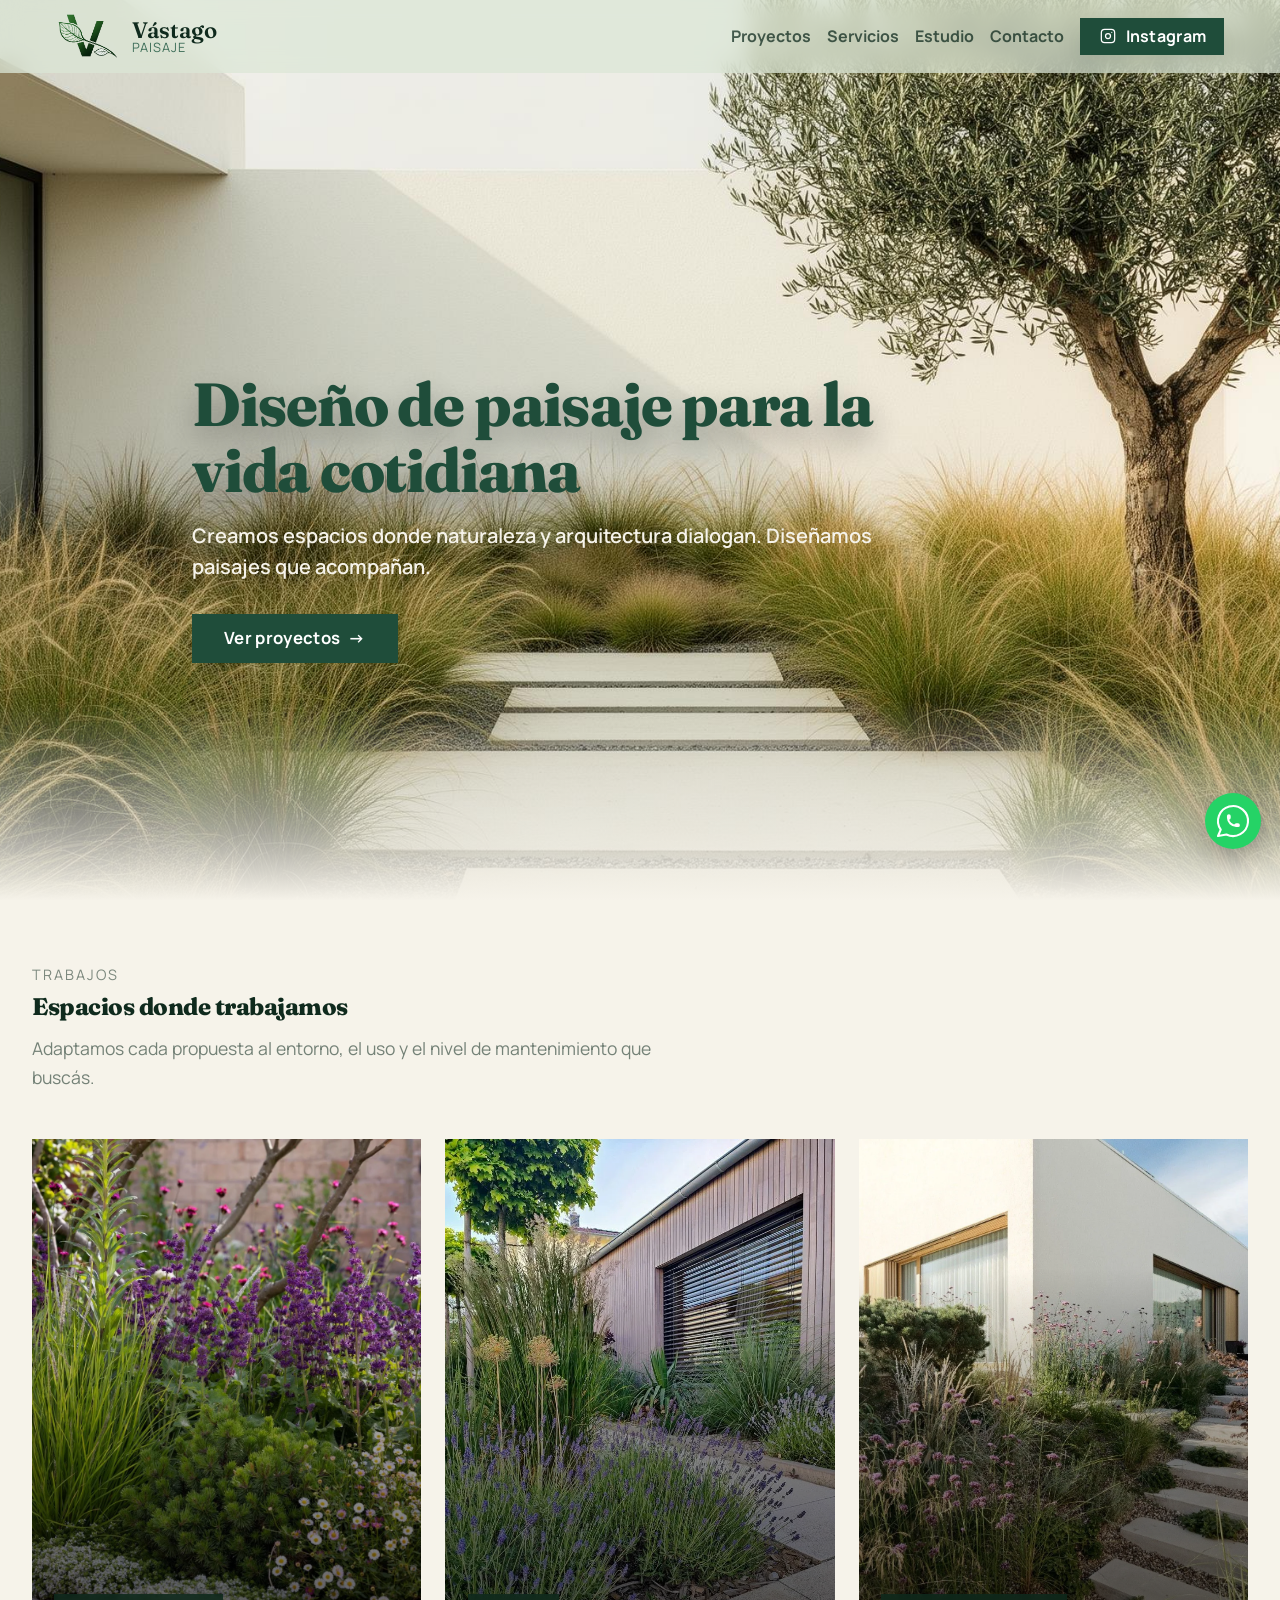
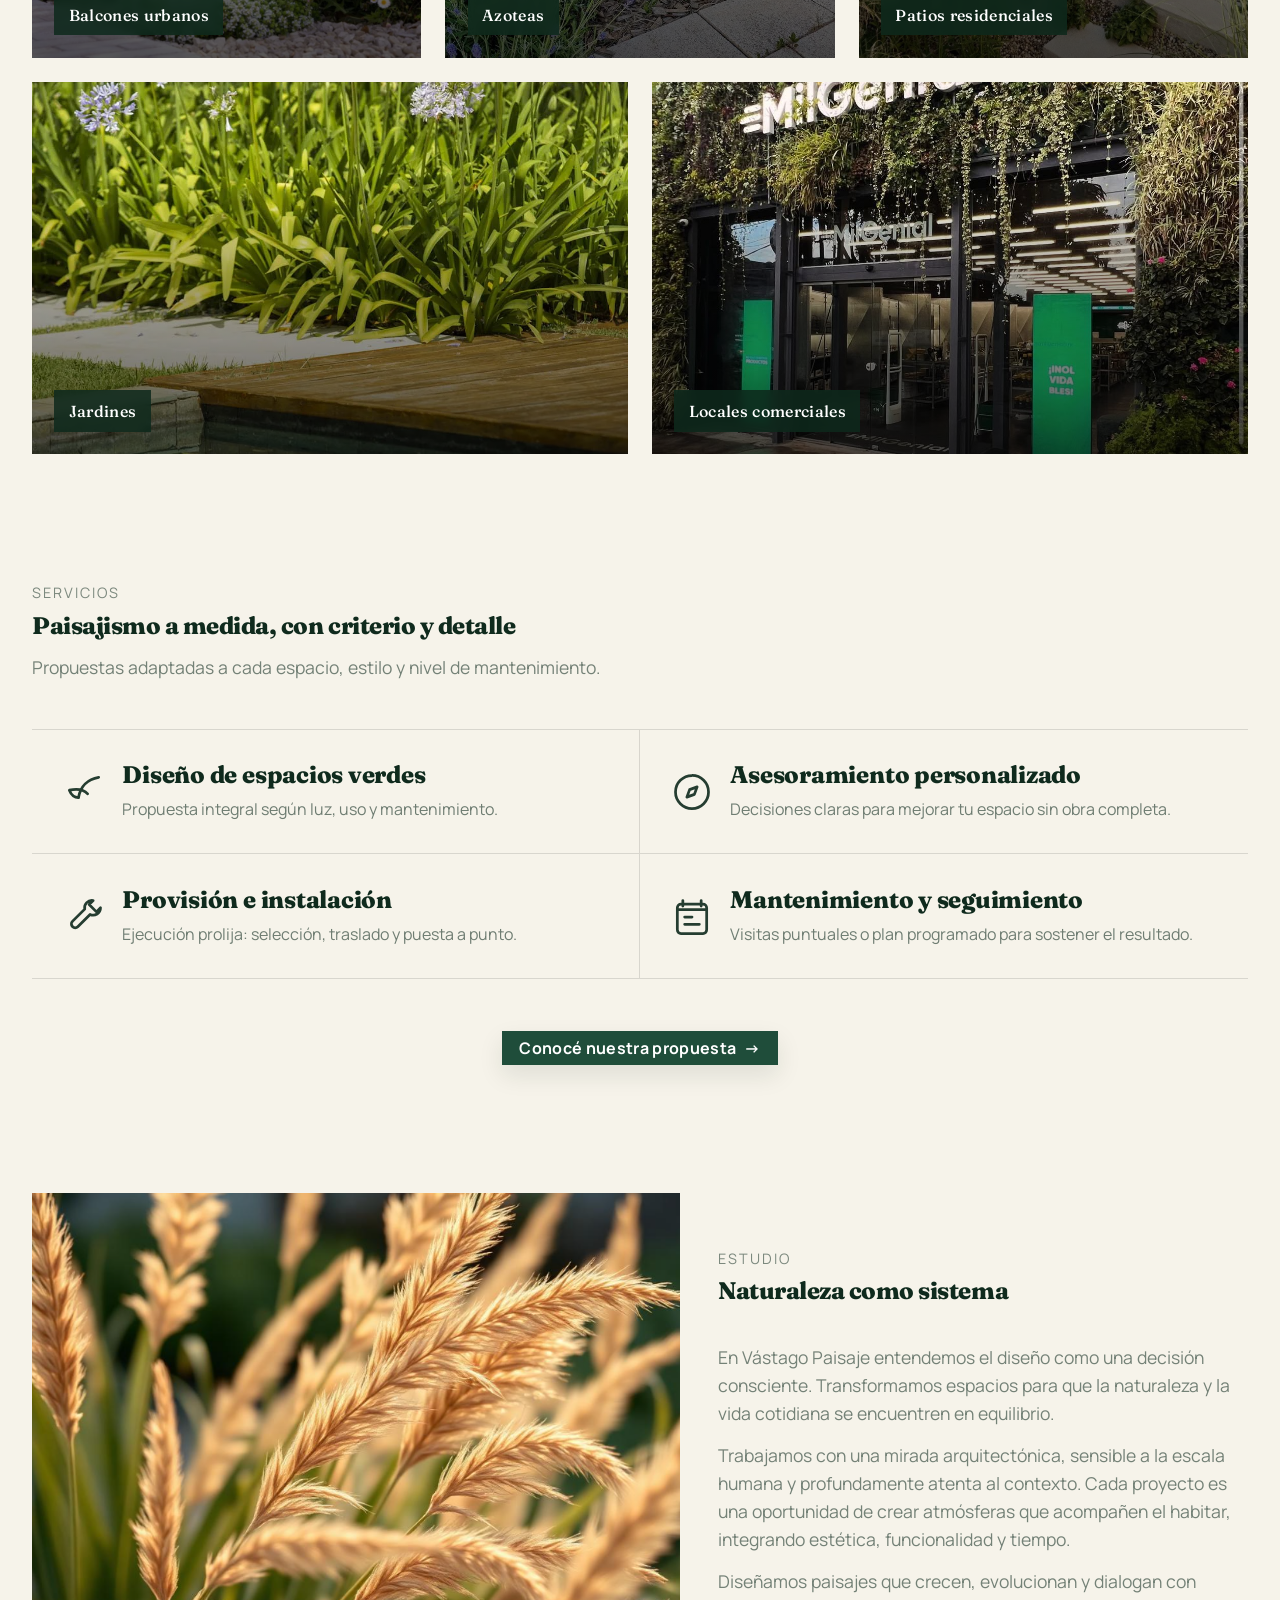
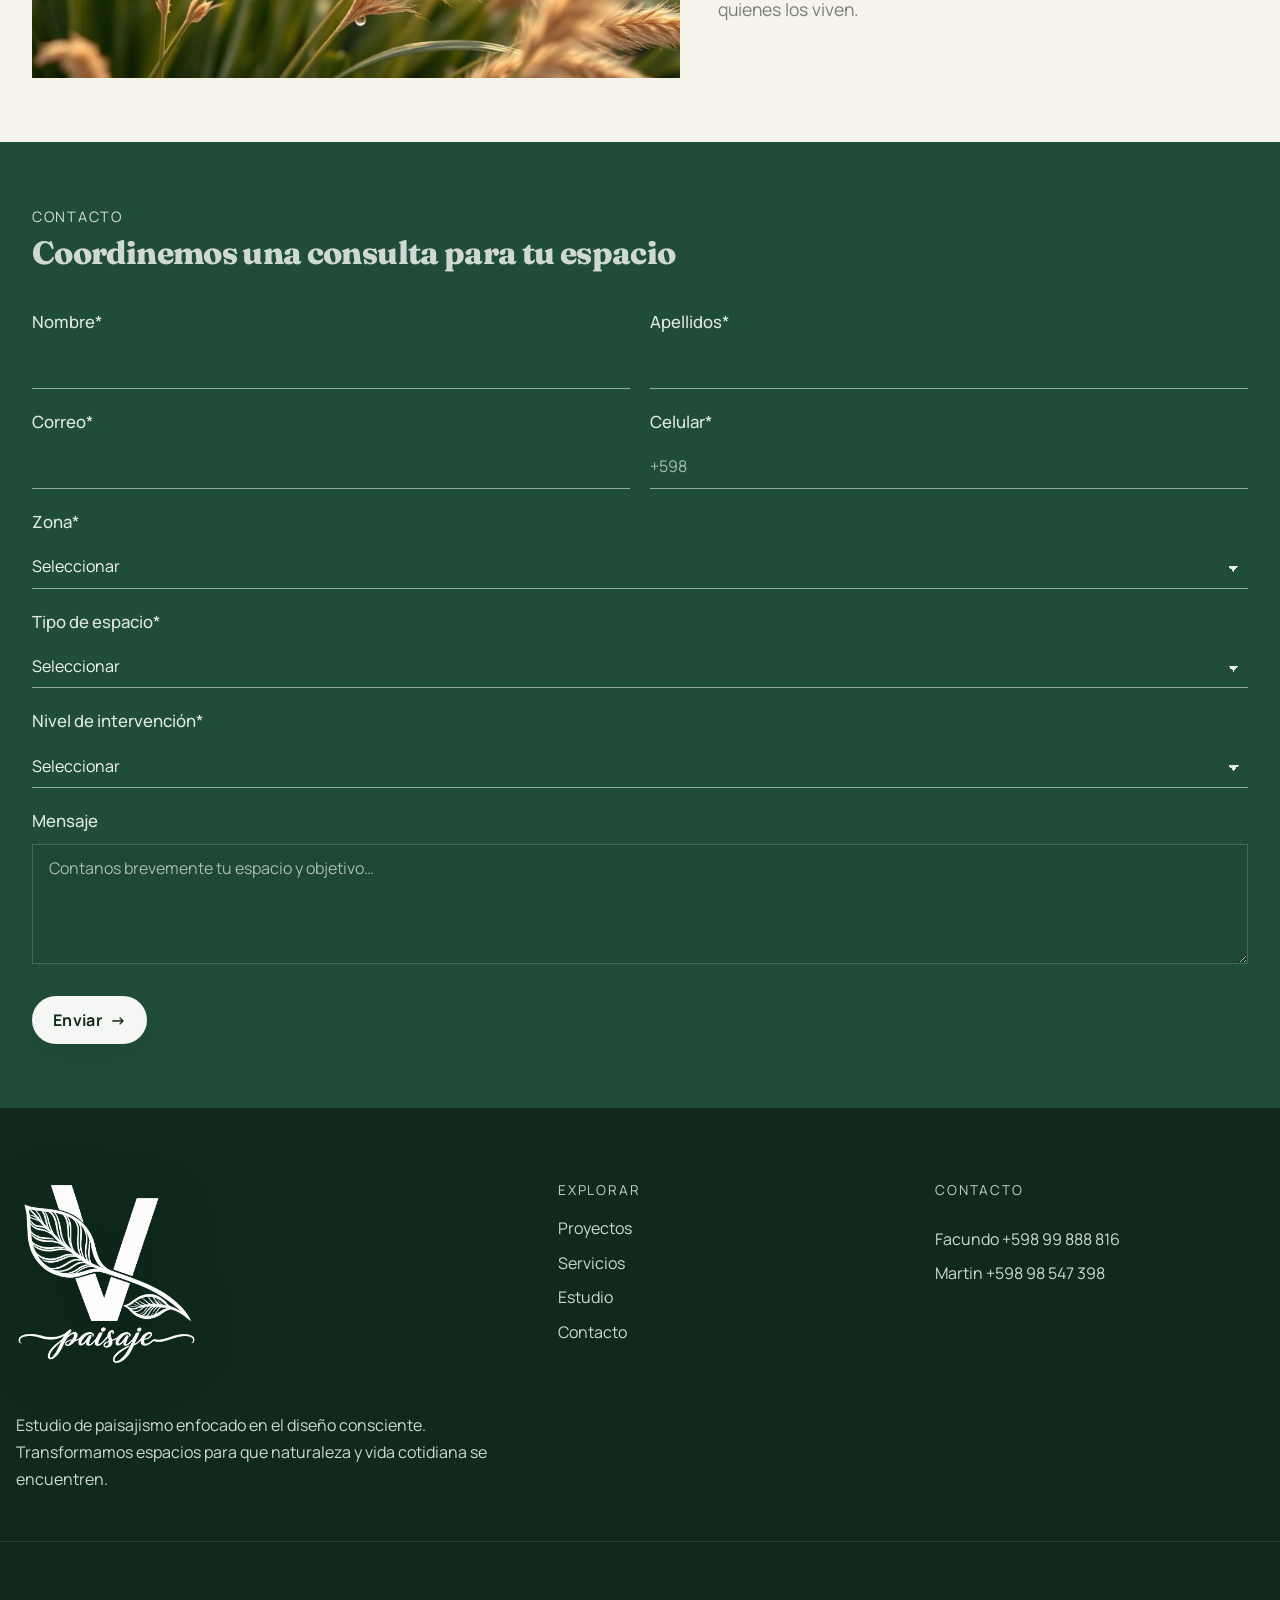
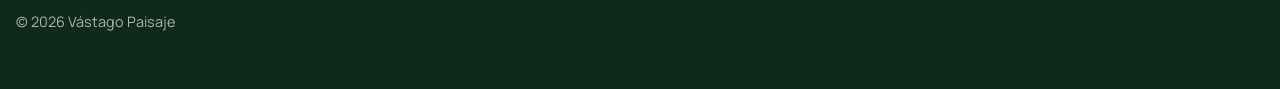
<file: index.html>
<!doctype html>
<html lang="es">
  <head>
  <!-- =========================
       BASICS
  ========================== -->
  <meta charset="UTF-8" />
  <meta name="viewport" content="width=device-width, initial-scale=1.0" />
  <meta http-equiv="X-UA-Compatible" content="IE=edge" />

  <title>Vástago Paisaje | Diseño de paisaje en Montevideo, Canelones y Maldonado</title>

  <meta
    name="description"
    content="Estudio de paisajismo enfocado en el diseño consciente. Creamos espacios verdes que dialogan con la arquitectura en Montevideo, Canelones y Maldonado."
  />

  <!-- (opcional) keywords ya casi no aportan, pero si querés -->
  <meta name="keywords" content="paisajismo, diseño de paisaje, jardines, Montevideo, Canelones, Maldonado, Vástago" />

  <meta name="author" content="Vástago Paisaje" />
  <meta name="robots" content="index, follow" />

  <!-- Canonical (cambiá al dominio real) -->
  <link rel="canonical" href="https://vastagopaisaje.com/" />

  <!-- Theme color (móvil) -->
  <meta name="theme-color" content="#0f2a1d" />

  <!-- =========================
       FAVICONS (ideal)
       Generá set en realfavicongenerator.net
  ========================== -->
  <link rel="icon" href="assets/favicon.ico" sizes="any" />
  <link rel="icon" href="assets/icon.svg" type="image/svg+xml" />
  <link rel="apple-touch-icon" href="assets/apple-touch-icon.png" />
  <link rel="manifest" href="assets/site.webmanifest" />

  <!-- =========================
       OPEN GRAPH (Facebook/WhatsApp/LinkedIn)
  ========================== -->
  <meta property="og:site_name" content="Vástago Paisaje" />
  <meta property="og:type" content="website" />
  <meta property="og:url" content="https://federicochelle.github.io/vastagopaisajismo/" />
  <meta property="og:title" content="Vástago Paisaje | Diseño de paisaje" />
  <meta
    property="og:description"
    content="Estudio de paisajismo enfocado en el diseño consciente. Naturaleza integrada para la vida cotidiana."
  />
  <meta property="og:image" content="https://federicochelle.github.io/vastagopaisajismo/assets/maiz.png" />
  <meta property="og:image:width" content="1200" />
  <meta property="og:image:height" content="630" />
  <meta property="og:image:alt" content="Vástago Paisaje — diseño de paisaje" />
  <meta property="og:locale" content="es_UY" />

  <!-- =========================
       TWITTER / X
  ========================== -->
  <meta name="twitter:card" content="summary_large_image" />
  <meta name="twitter:title" content="Vástago Paisaje | Diseño de paisaje" />
  <meta
    name="twitter:description"
    content="Paisajismo consciente para Montevideo, Canelones y Maldonado."
  />
  <meta name="twitter:image" content="https://federicochelle.github.io/vastagopaisajismo/assets/maiz.png" />

  <!-- =========================
       FONTS (mejoradas)
       Tip: unificá en 1 solo request por performance
  ========================== -->
  <link rel="preconnect" href="https://fonts.googleapis.com" />
  <link rel="preconnect" href="https://fonts.gstatic.com" crossorigin />
  <link
    href="https://fonts.googleapis.com/css2?family=Fraunces:opsz,wght@9..144,300;9..144,400;9..144,500;9..144,600&family=Manrope:wght@400;500;600&display=swap"
    rel="stylesheet"
  />

  <!-- =========================
       CSS
  ========================== -->
  <link rel="stylesheet" href="css/main.css" />
</head>
  <body id="top">
    <!-- Header -->
<header class="site-header" id="top">
  <div class="container flex flex-between flex-wrap header-inner">
    <!-- Brand -->
    <a class="brand brand-logo-only" href="#top" aria-label="Vástago Paisaje – Ir al inicio">
      <img
        class="brand-logo"
        src="assets/logoo.png"
        alt="Vástago Paisaje"
        width="44"
        height="44"
        loading="eager"
      />
        <span class="brand-text">
    <span class="brand-name">Vástago</span>
    <span class="brand-sub">Paisaje</span>
  </span>
    </a>
    

    <!-- Nav desktop -->
    <nav class="nav nav-desktop" aria-label="Navegación principal">
      <a class="nav-link" href="espacios.html">Proyectos</a>
      <a class="nav-link" href="servicios.html">Servicios</a>
      <a class="nav-link" href="#estudio">Estudio</a>
      <a class="nav-link" href="#contacto">Contacto</a>

      <!-- CTA principal -->
      

      <!-- Link secundario -->
      <a
        class="btn btn-primary"
        href="https://www.instagram.com/vastago.paisajismo/"
        target="_blank"
        rel="noopener"
        aria-label="Instagram de Vástago Paisaje"
        title="Instagram"
      >
        <svg
          class="btn-icon"
          xmlns="http://www.w3.org/2000/svg"
          viewBox="0 0 24 24"
          fill="none"
          stroke="currentColor"
          stroke-width="1.25"
          stroke-linecap="round"
          stroke-linejoin="round"
          aria-hidden="true"
        >
          <path stroke="none" d="M0 0h24v24H0z" fill="none" />
          <path
            d="M4 8a4 4 0 0 1 4 -4h8a4 4 0 0 1 4 4v8a4 4 0 0 1 -4 4h-8a4 4 0 0 1 -4 -4l0 -8"
          />
          <path d="M9 12a3 3 0 1 0 6 0a3 3 0 0 0 -6 0" />
          <path d="M16.5 7.5v.01" />
        </svg>
        Instagram
      </a>
    </nav>

    <!-- Botón hamburguesa (mobile) -->
    <button
      class="nav-toggle"
      type="button"
      aria-label="Abrir menú"
      aria-expanded="false"
      aria-controls="mobile-menu"
    >
      <span class="nav-toggle-lines" aria-hidden="true"></span>
    </button>
  </div>

  <!-- Overlay (mobile) -->
  <div class="menu-overlay" data-menu-close hidden></div>

  <!-- Menú mobile -->
  <div class="mobile-menu" id="mobile-menu" hidden>
    <nav class="nav nav-mobile" aria-label="Menú móvil">
      <a class="nav-link" href="espacios.html" data-menu-close>Proyectos</a>
      <a class="nav-link" href="servicios.html" data-menu-close>Servicios</a>
      <a class="nav-link" href="#estudio" data-menu-close>Estudio</a>
      <a class="nav-link" href="#contacto" data-menu-close>Contacto</a>

      

      <a
        class="btn btn-primary"
        href="https://www.instagram.com/vastago.paisajismo/"
        target="_blank"
        rel="noopener"
        data-menu-close
      >
        <svg
          class="btn-icon"
          xmlns="http://www.w3.org/2000/svg"
          viewBox="0 0 24 24"
          fill="none"
          stroke="currentColor"
          stroke-width="1.25"
          stroke-linecap="round"
          stroke-linejoin="round"
          aria-hidden="true"
        >
          <path stroke="none" d="M0 0h24v24H0z" fill="none" />
          <path
            d="M4 8a4 4 0 0 1 4 -4h8a4 4 0 0 1 4 4v8a4 4 0 0 1 -4 4h-8a4 4 0 0 1 -4 -4l0 -8"
          />
          <path d="M9 12a3 3 0 1 0 6 0a3 3 0 0 0 -6 0" />
          <path d="M16.5 7.5v.01" />
        </svg>
        Instagram
      </a>
    </nav>
  </div>
</header>
<main>
      <section id="hero" class="section hero hero-image relative">
        <!-- Imagen de fondo -->
        <div class="hero-media" aria-hidden="true"></div>


        <div class="container container-narrow hero-inner">
          <div class="hero-content stack-md">
            
            <h1 class="hero-title">Diseño de paisaje para la vida cotidiana</h1>

            <p class="hero-lead">
              Creamos espacios donde naturaleza y arquitectura dialogan. Diseñamos paisajes que acompañan.
            </p>

            <div class="hero-actions flex flex-wrap">
              <a href="#espacios" class="btn btn-primary"> Ver proyectos <span aria-hidden="true">→</span> </a>
              
            </div>
          </div>
        </div>
      </section>

      <section id="espacios" class="section projects">
        <div class="container container-wide stack-lg">
          <header class="services-head">
            <p class="services-eyebrow">Trabajos</p>
            <h2 class="services-title">Espacios donde trabajamos</h2>
            <p class="services-lead">
              Adaptamos cada propuesta al entorno, el uso y el nivel de
              mantenimiento que buscás.
            </p>
          </header>

          <div class="projects-grid">
            <!-- 1 -->
            <article class="project">
              <a href="espacios.html" class="project">
              <div class="project-media">
                <img
                  src="assets/foto4.webp"
                  alt="Balcones urbanos"
                  loading="lazy"
                />
              </div>
              <div class="project-overlay">
                <p class="project-name">Balcones urbanos</p>
              </div></a>
            </article>

            <!-- 2 -->
            <article class="project">
              <a href="espacios.html" class="project">
              <div class="project-media">
                <img
                  src="assets/foto7.webp"
                  alt="Terrazas y azoteas"
                  loading="lazy"
                />
              </div>
              <div class="project-overlay">
                <p class="project-name">Azoteas</p>
              </div></a>
            </article>

            <!-- 3 -->
            <article class="project">
              <a href="espacios.html" class="project">
              <div class="project-media">
                <img
                  src="assets/foto2.webp"
                  alt="Patios residenciales"
                  loading="lazy"
                />
              </div>
              <div class="project-overlay">
                <p class="project-name">Patios residenciales</p>
              </div></a>
            </article>

            <!-- 4 -->
            <article class="project project-large">
              <a href="espacios.html" class="project">
              <div class="project-media">
                <img
                  src="assets/foto8.webp"
                  alt="Jardines de mayor escala"
                  loading="lazy"
                />
              </div>
              <div class="project-overlay">
                <p class="project-name">Jardines</p>
              </div>
              </a>
            </article>

            <!-- 5 -->
            <article class="project project-large">
              <a href="espacios.html" class="project">
              <div class="project-media">
                <img
                  src="assets/milgenial.jpeg"
                  alt="Comercios e interiores verdes"
                  loading="lazy"
                />
              </div>
              <div class="project-overlay">
                <p class="project-name">Locales comerciales</p>
              </div>
            </article></a>
          </div>
        </div>
      </section>

      <!-- SERVICES -->
      <section id="servicios" class="section projects">
        <div class="container container-wide stack-lg">
          <header class="services-head">
            <p class="services-eyebrow">Servicios</p>
            <h2 class="services-title">
              Paisajismo a medida, con criterio y detalle
            </h2>
            <p class="services-lead">
              Propuestas adaptadas a cada espacio, estilo y nivel de
              mantenimiento.
            </p>
          </header>

          <div class="services-cards">
            <!-- 1 -->
            <a class="service-card" href="servicio-diseno.html">
              <div class="service-icon" aria-hidden="true">
                <!-- Leaf -->
                <svg viewBox="0 0 24 24" fill="none">
                  <path
                    d="M20 4c-6 1-10 5-11 11"
                    stroke="currentColor"
                    stroke-width="1.5"
                    stroke-linecap="round"
                  />
                  <path
                    d="M9 15c-2.5 0-4-1.5-5-4 4.2-1 7.7-.5 10 2"
                    stroke="currentColor"
                    stroke-width="1.5"
                    stroke-linecap="round"
                    stroke-linejoin="round"
                  />
                </svg>
              </div>
              <div class="service-body">
                <h3 class="service-title">Diseño de espacios verdes</h3>
                <p class="service-desc">
                  Propuesta integral según luz, uso y mantenimiento.
                </p>
              </div>
            </a>

            <!-- 2 -->
            <a class="service-card" href="servicio-asesoramiento.html">
              <div class="service-icon" aria-hidden="true">
                <!-- Compass -->
                <svg viewBox="0 0 24 24" fill="none">
                  <path
                    d="M12 21a9 9 0 1 0 0-18 9 9 0 0 0 0 18Z"
                    stroke="currentColor"
                    stroke-width="1.5"
                  />
                  <path
                    d="M14.8 9.2 13.3 13.3 9.2 14.8 10.7 10.7 14.8 9.2Z"
                    stroke="currentColor"
                    stroke-width="1.5"
                    stroke-linejoin="round"
                  />
                </svg>
              </div>
              <div class="service-body">
                <h3 class="service-title">Asesoramiento personalizado</h3>
                <p class="service-desc">
                  Decisiones claras para mejorar tu espacio sin obra completa.
                </p>
              </div>
            </a>

            <!-- 3 -->
            <a class="service-card" href="servicio-instalacion.html">
              <div class="service-icon" aria-hidden="true">
                <!-- Tools -->
                <svg viewBox="0 0 24 24" fill="none">
                  <path
                    d="M21 7a4 4 0 0 1-5.7 3.6L8.6 17.3a2 2 0 0 1-2.8 0l-.1-.1a2 2 0 0 1 0-2.8l6.7-6.7A4 4 0 0 1 17 3l-2.2 2.2 4 4L21 7Z"
                    stroke="currentColor"
                    stroke-width="1.5"
                    stroke-linejoin="round"
                  />
                </svg>
              </div>
              <div class="service-body">
                <h3 class="service-title">Provisión e instalación</h3>
                <p class="service-desc">
                  Ejecución prolija: selección, traslado y puesta a punto.
                </p>
              </div>
            </a>

            <!-- 4 -->
            <a class="service-card" href="servicio-mantenimiento.html">
              <div class="service-icon" aria-hidden="true">
                <!-- Calendar -->
                <svg viewBox="0 0 24 24" fill="none">
                  <path
                    d="M7 3v3M17 3v3M4 8h16M6 21h12a2 2 0 0 0 2-2V7a2 2 0 0 0-2-2H6a2 2 0 0 0-2 2v12a2 2 0 0 0 2 2Z"
                    stroke="currentColor"
                    stroke-width="1.5"
                    stroke-linecap="round"
                  />
                  <path
                    d="M8 12h4M8 16h8"
                    stroke="currentColor"
                    stroke-width="1.5"
                    stroke-linecap="round"
                  />
                </svg>
              </div>
              <div class="service-body">
                <h3 class="service-title">Mantenimiento y seguimiento</h3>
                <p class="service-desc">
                  Visitas puntuales o plan programado para sostener el
                  resultado.
                </p>
              </div>
            </a>
          </div>

          <!-- Option 1: single CTA at the end -->
          <div class="services-more">
            <a href="servicios.html" class="btn btn-primary"
              >Conocé nuestra propuesta 
              <span aria-hidden="true">→</span>
            </a>
          </div>
        </div>
      </section>

      <!-- ABOUT / ESTUDIO -->
      <section id="estudio" class="section studio">
        <div class="container container-wide studio-grid">
          <!-- Imagen -->
          <figure class="studio-media">
            <img
              src="assets/maiz.png"
              alt="Vegetación en detalle, textura natural"
              loading="lazy"
            />
          </figure>

          <!-- Texto -->
          <div class="studio-content stack-md">
            <header class="services-head stack-sm">
              <p class="services-eyebrow">ESTUDIO</p>
              <h2 class="services-title">Naturaleza como sistema</h2>
            </header>

            <div class="stack-sm">
              <p class="services-lead">
                En Vástago Paisaje entendemos el diseño como una decisión consciente.
Transformamos espacios para que la naturaleza y la vida cotidiana se encuentren en equilibrio.
              </p>

              <p class="services-lead">
               Trabajamos con una mirada arquitectónica, sensible a la escala humana y profundamente atenta al contexto.
Cada proyecto es una oportunidad de crear atmósferas que acompañen el habitar, integrando estética, funcionalidad y tiempo.
            </div>
<p class="services-lead">
          Diseñamos paisajes que crecen, evolucionan y dialogan con quienes los viven.
          </p></div>
        </div>
      </section>

      <!-- CONTACTO -->
    <!-- CONTACTO (ALMAS style) -->
<section id="contacto" class="section contact contact--almas">
  <div class="container container-wide stack-lg">
    <!-- Head -->
    <header class="contact-head stack-sm">
      <p class="services-eyebrow">Contacto</p>
      <h2 class="contact-title">
        Coordinemos una consulta para tu espacio
      </h2>
      
      
    </header>

    <!-- Form -->
    <form class="contact-form" action="" method="post">
      <!-- 2 columnas -->
      <div class="contact-fields">
        <div class="field">
          <label class="field-label" for="c-nombre">Nombre*</label>
          <input class="field-input" id="c-nombre" name="nombre" type="text" autocomplete="given-name" required />
        </div>

        <div class="field">
          <label class="field-label" for="c-apellido">Apellidos*</label>
          <input class="field-input" id="c-apellido" name="apellido" type="text" autocomplete="family-name" required />
        </div>

        <div class="field">
          <label class="field-label" for="c-email">Correo*</label>
          <input class="field-input" id="c-email" name="email" type="email" autocomplete="email" required />
        </div>

        <div class="field">
          <label class="field-label" for="c-cel">Celular*</label>
          <input class="field-input" id="c-cel" name="celular" type="tel" autocomplete="tel" placeholder="+598" required />
        </div>

        <!-- 1 columna (full) -->
        <div class="field field-full">
          <label class="field-label" for="c-zona">Zona*</label>
          <select class="field-input field-select" id="c-zona" name="zona" required>
            <option value="" disabled selected>Seleccionar</option>
            <option>Montevideo</option>
            <option>Canelones</option>
            <option>Maldonado</option>
          </select>
        </div>

        <div class="field field-full">
          <label class="field-label" for="c-espacio">Tipo de espacio*</label>
          <select class="field-input field-select" id="c-espacio" name="espacio" required>
            <option value="" disabled selected>Seleccionar</option>
            <option>Balcón</option>
            <option>Patio</option>
            <option>Terraza / azotea</option>
            <option>Jardín</option>
            <option>Comercial</option>
          </select>
        </div>

        <div class="field field-full">
          <label class="field-label" for="c-nivel">Nivel de intervención*</label>
          <select class="field-input field-select" id="c-nivel" name="nivel" required>
            <option value="" disabled selected>Seleccionar</option>
            <option>Mejora puntual</option>
            <option>Diseño integral</option>
            <option>Diseño + instalación</option>
            <option>Mantenimiento</option>
          </select>
        </div>

        <div class="field field-full">
          <label class="field-label" for="c-msg">Mensaje</label>
          <textarea class="field-input field-textarea" id="c-msg" name="mensaje" rows="4" placeholder="Contanos brevemente tu espacio y objetivo…"></textarea>
        </div>
      </div>

      <div class="contact-foot">
        <button class="btn btn-primary" type="submit">
          Enviar <span aria-hidden="true">→</span>
        </button>
        
      </div>
    </form>
  </div>
</section>
<!-- FOOTER -->
<!-- FOOTER -->
<footer class="footer">
  <div class="container container-wide footer-grid">

    <!-- Marca -->
    <div class="footer-col footer-brand">

      <!-- LOGO -->
      <a href="index.html" class="footer-logo">
        <img src="assets/logoblanco.png" alt="Vástago Paisaje" />
      </a>

      <p class="footer-text">
        Estudio de paisajismo enfocado en el diseño consciente.
        Transformamos espacios para que naturaleza y vida cotidiana se
        encuentren.
      </p>
    </div>

    <!-- Navegación -->
    <div class="footer-col">
      <p class="footer-kicker">Explorar</p>
      <ul class="footer-links">
        <li><a href="proyectos.html">Proyectos</a></li>
        <li><a href="servicios.html">Servicios</a></li>
        <li><a href="#estudio">Estudio</a></li>
        <li><a href="#contacto">Contacto</a></li>
      </ul>
    </div>

    <!-- Contacto -->
    <div class="footer-col">
      <p class="footer-kicker">Contacto</p>
      <ul class="footer-links">
        <li>
          <a href="mailto:hola@vastagopaisaje.com">
           
          </a>
        </li>

        <!-- Divider sutil -->
      

        <li>
          <a href="tel:+59899888816">
            Facundo +598 99 888 816
          </a>
         
        </li>
        <li>
           <a href="tel:+59898547398">
            Martin +598 98 547 398
          </a>
        </li>
      </ul>
    </div>

  </div>

  <!-- Divider grande -->
  <div class="footer-separator"></div>

  <div class="container container-wide footer-bottom">
    <p class="footer-copy">
      © <span id="year"></span> Vástago Paisaje
    </p>
  </div>
</footer>
<a
    href="https://wa.me/59899888816?text=Hola%20V%C3%A1stago%20Paisaje!%20Quiero%20coordinar%20una%20consulta%20para%20mi%20espacio%20verde."  class="whatsapp-sticky"
      target="_blank"
      rel="noopener"
      aria-label="Contactar por WhatsApp"
    >
      <svg
        class="btn-icon"
        xmlns="http://www.w3.org/2000/svg"
        viewBox="0 0 24 24"
        fill="none"
        stroke="currentColor"
        stroke-width="1.25"
        stroke-linecap="round"
        stroke-linejoin="round"
        aria-hidden="true"
      >
        <path stroke="none" d="M0 0h24v24H0z" fill="none" />
        <path d="M3 21l1.65 -3.8a9 9 0 1 1 3.4 2.9l-5.05 .9" />
        <path
          d="M9 10a.5 .5 0 0 0 1 0v-1a.5 .5 0 0 0 -1 0v1a5 5 0 0 0 5 5h1a.5 .5 0 0 0 0 -1h-1a.5 .5 0 0 0 0 1"
        />
      </svg>
    </a>
    
<script>
  document.getElementById("year").textContent = new Date().getFullYear();
</script>
<script src="js/app.js"></script>
  </body>
</html>
</file>
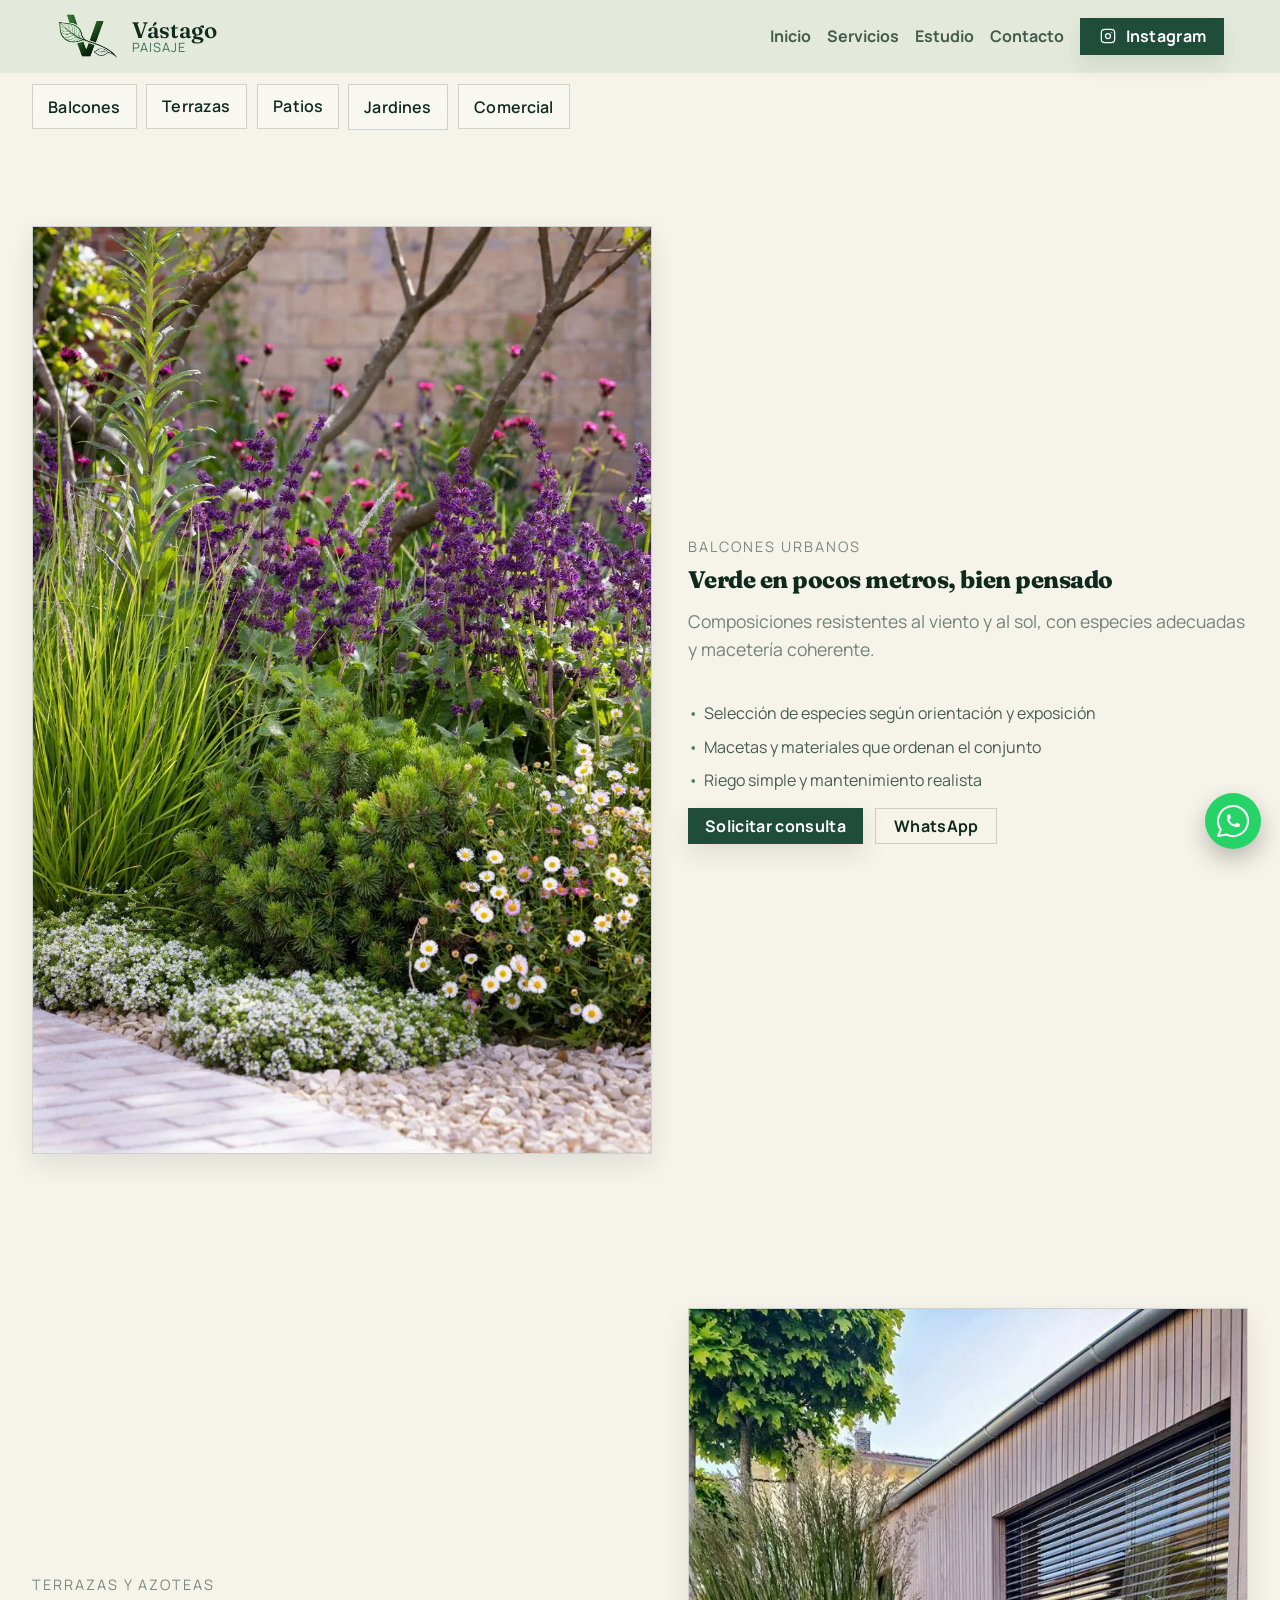
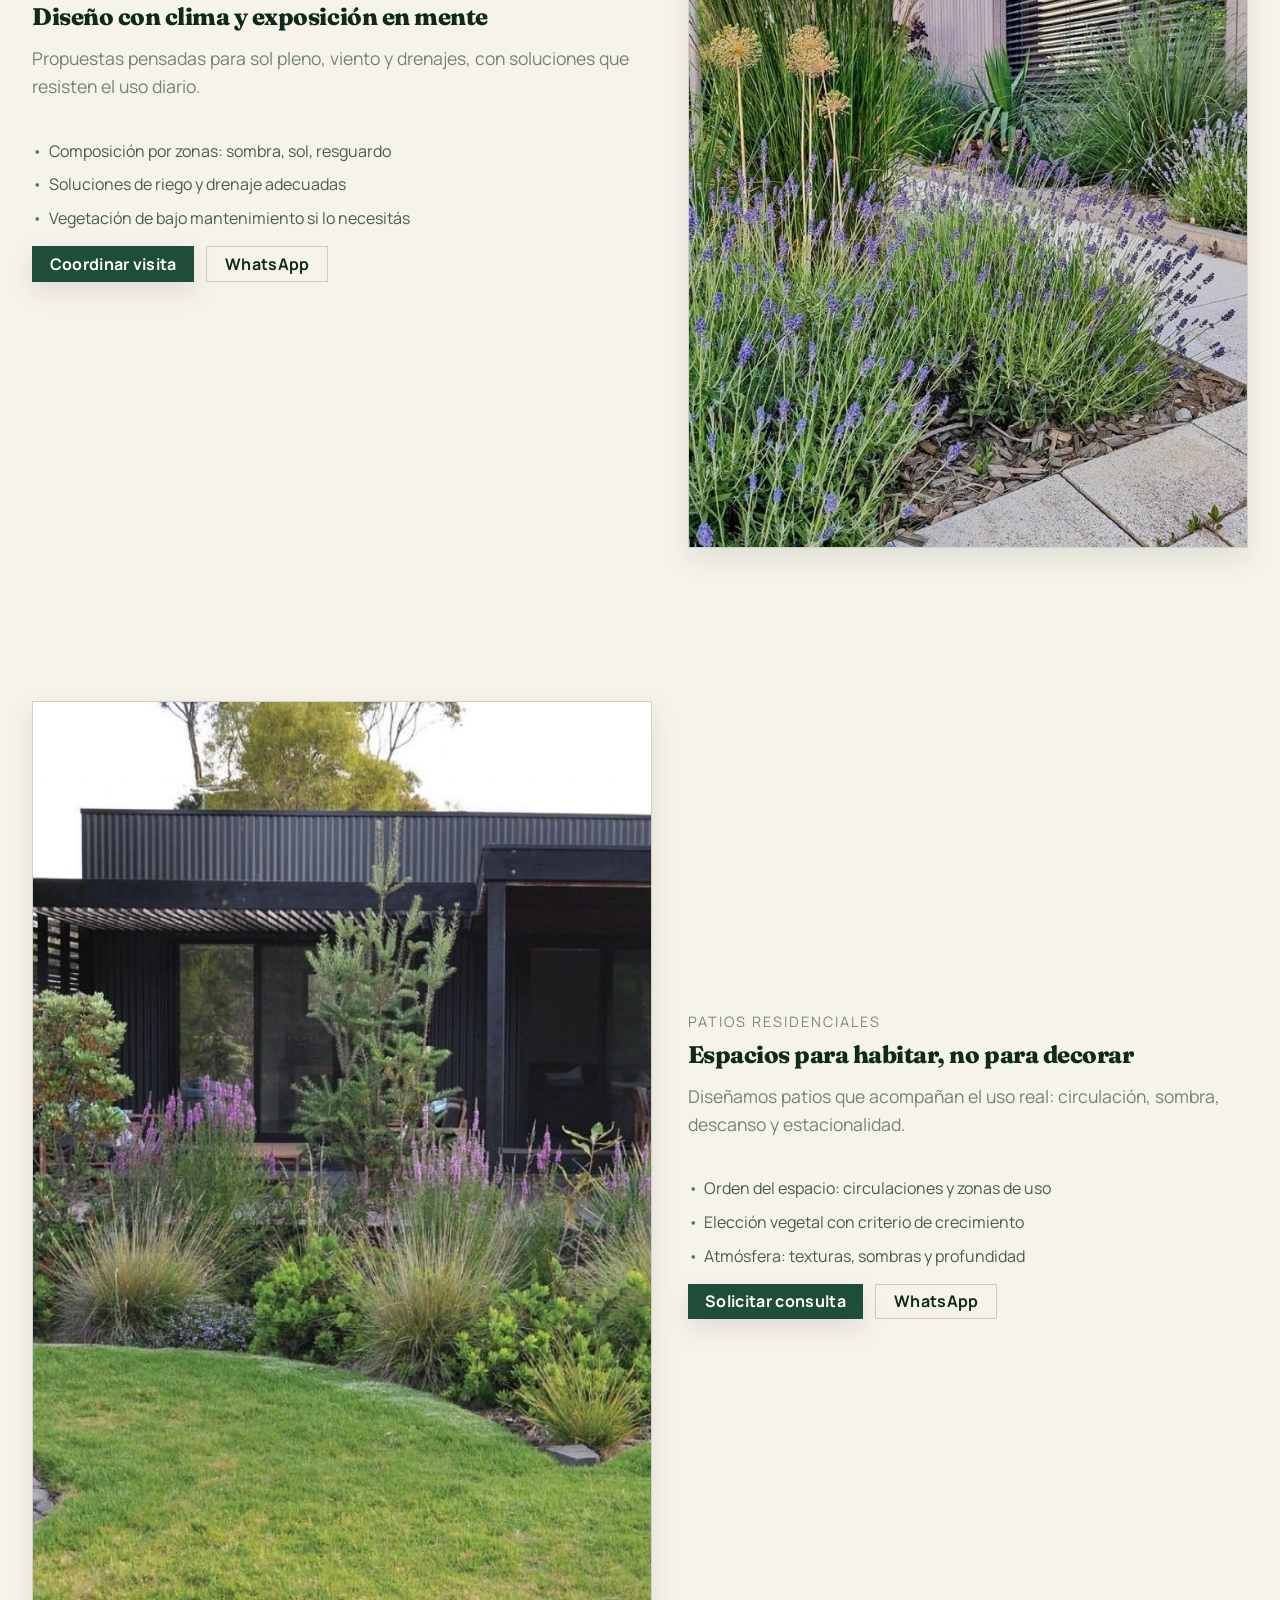
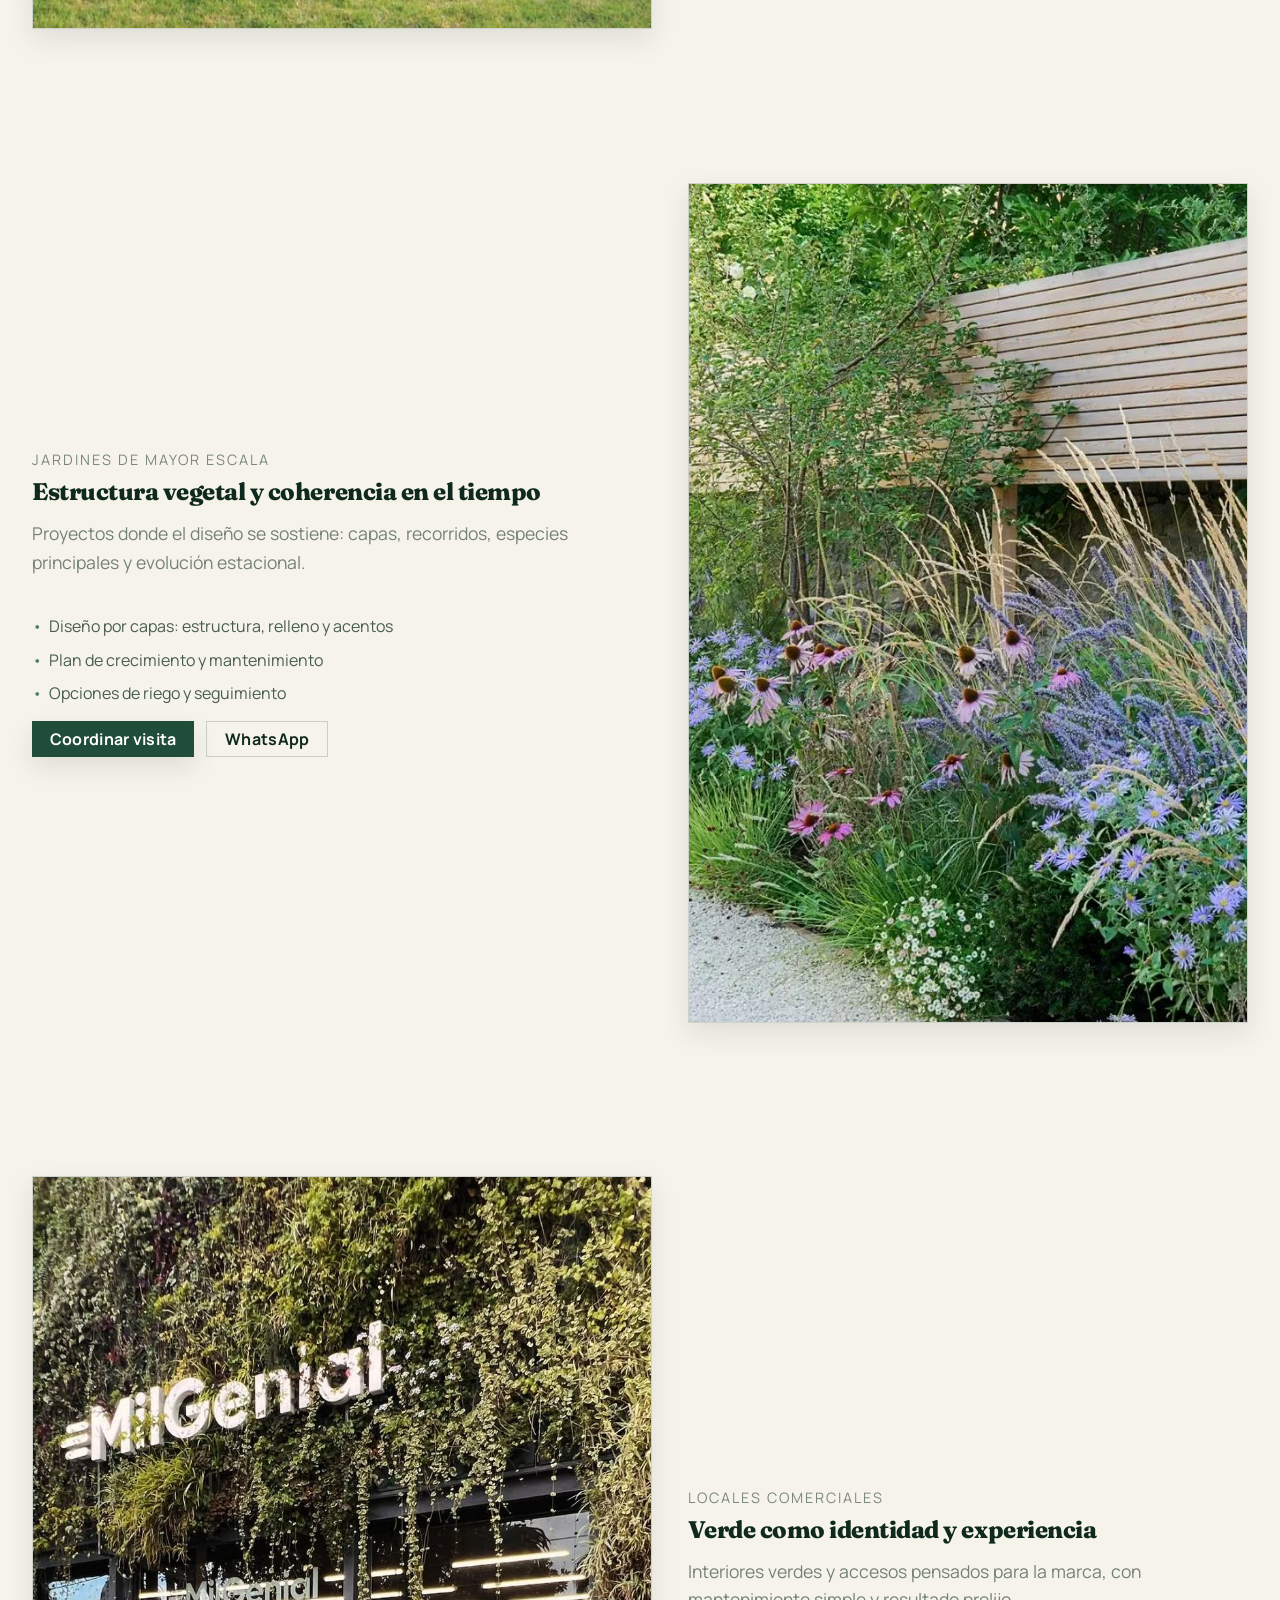
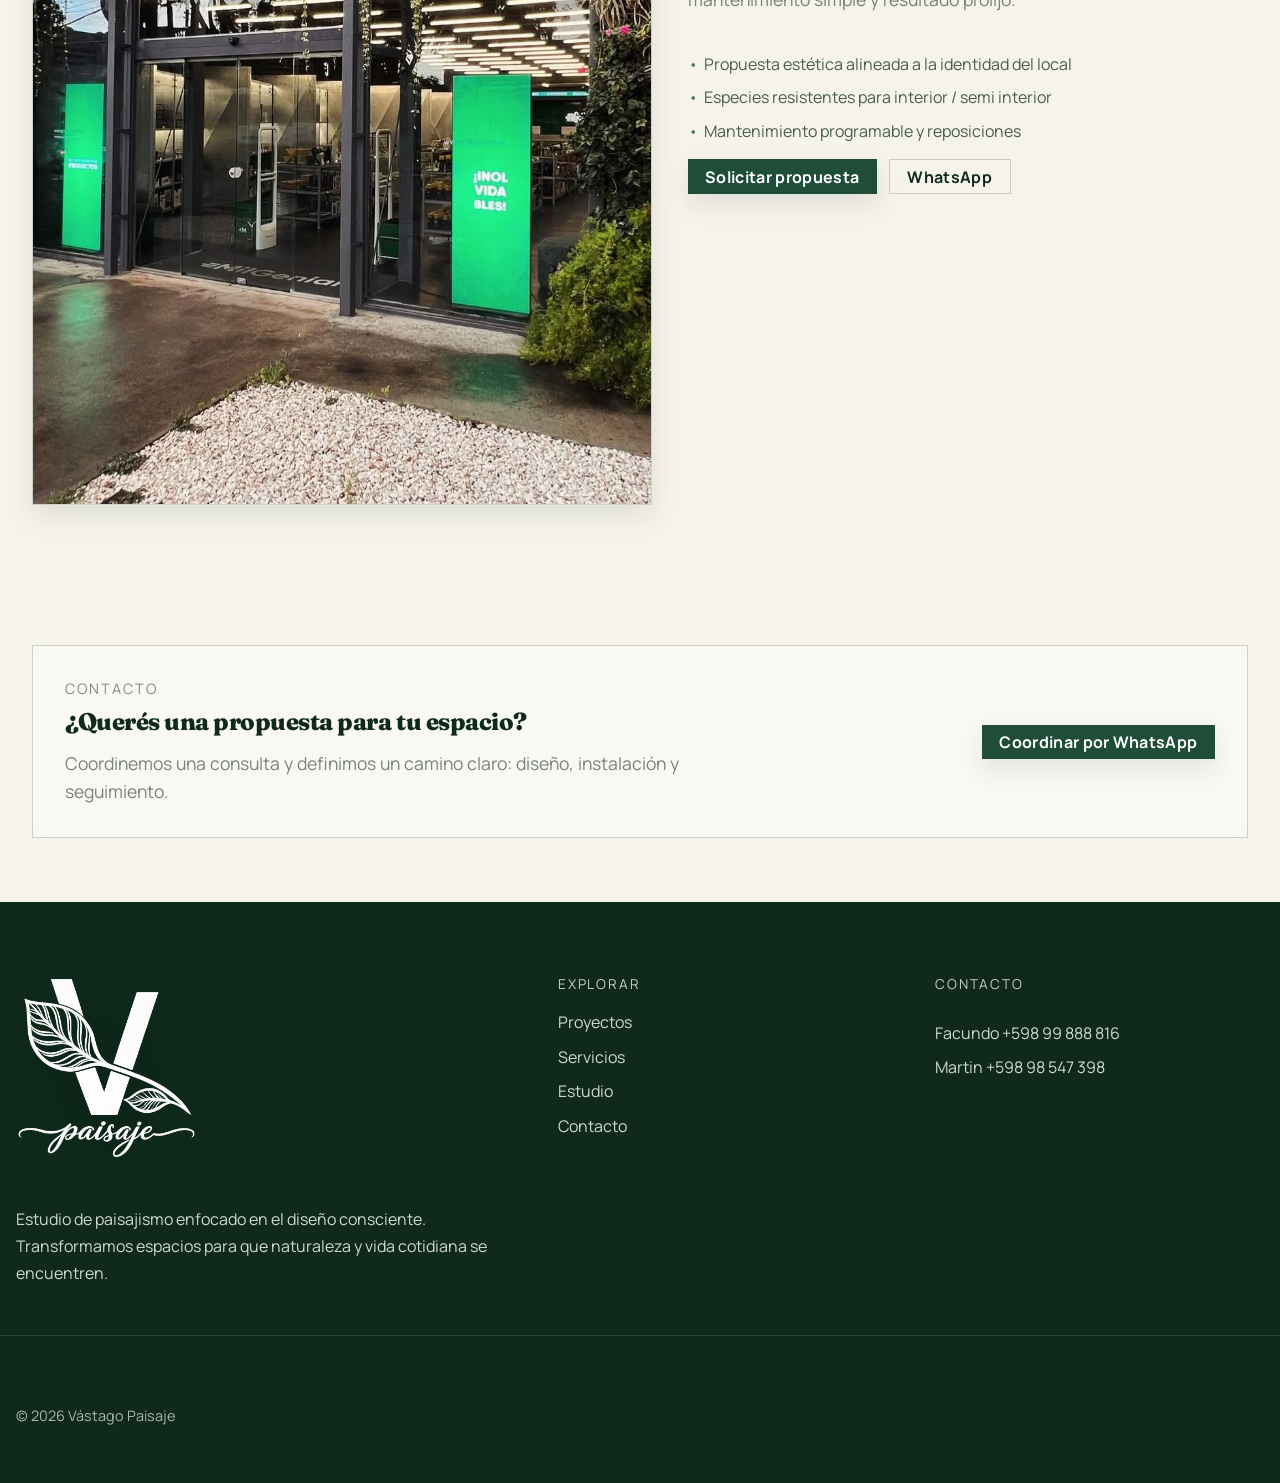
<file: espacios.html>
<!doctype html>
<html lang="en">
  <head>
    <meta charset="UTF-8" />
    <meta name="viewport" content="width=device-width, initial-scale=1.0" />
    <title>Document</title>
    <link rel="preconnect" href="https://fonts.googleapis.com" />
    <link rel="preconnect" href="https://fonts.gstatic.com" crossorigin />
    <link
      href="https://fonts.googleapis.com/css2?family=Fraunces:opsz,wght@9..144,300;9..144,400;9..144,500;9..144,600&display=swap"
      rel="stylesheet"
    />
    <!-- Manrope (texto/UI) -->
    <link
      href="https://fonts.googleapis.com/css2?family=Manrope:wght@400;500;600&display=swap"
      rel="stylesheet"
    />
    <!-- Librería -->
    <link rel="stylesheet" href="css/main.css" />
    <link rel="stylesheet" href="css/pageespacios.css" />
  </head>
  <body id="top">
    <!-- Header -->
    <header class="site-header" id="top">
      <div class="container flex flex-between flex-wrap header-inner">
        <!-- Brand -->
        <a
          class="brand brand-logo-only"
          href="#top"
          aria-label="Vástago Paisaje – Ir al inicio"
        >
          <img
            class="brand-logo"
            src="assets/logoo.png"
            alt="Vástago Paisaje"
            width="44"
            height="44"
            loading="eager"
          />

          <span class="brand-text">
            <span class="brand-name">Vástago</span>
            <span class="brand-sub">Paisaje</span>
          </span>
        </a>

        <!-- Nav desktop -->
        <nav class="nav nav-desktop" aria-label="Navegación principal">
          <a class="nav-link" href="index.html">Inicio</a>
          <a class="nav-link" href="servicios.html">Servicios</a>
          <a class="nav-link" href="index.html">Estudio</a>
          <a class="nav-link" href="index.html">Contacto</a>

          <!-- CTA principal -->

          <!-- Link secundario -->
          <a
            class="btn btn-primary"
            href="https://www.instagram.com/vastago.paisajismo/"
            target="_blank"
            rel="noopener"
            aria-label="Instagram de Vástago Paisaje"
            title="Instagram"
          >
            <svg
              class="btn-icon"
              xmlns="http://www.w3.org/2000/svg"
              viewBox="0 0 24 24"
              fill="none"
              stroke="currentColor"
              stroke-width="1.25"
              stroke-linecap="round"
              stroke-linejoin="round"
              aria-hidden="true"
            >
              <path stroke="none" d="M0 0h24v24H0z" fill="none" />
              <path
                d="M4 8a4 4 0 0 1 4 -4h8a4 4 0 0 1 4 4v8a4 4 0 0 1 -4 4h-8a4 4 0 0 1 -4 -4l0 -8"
              />
              <path d="M9 12a3 3 0 1 0 6 0a3 3 0 0 0 -6 0" />
              <path d="M16.5 7.5v.01" />
            </svg>
            Instagram
          </a>
        </nav>

        <!-- Botón hamburguesa (mobile) -->
        <button
          class="nav-toggle"
          type="button"
          aria-label="Abrir menú"
          aria-expanded="false"
          aria-controls="mobile-menu"
        >
          <span class="nav-toggle-lines" aria-hidden="true"></span>
        </button>
      </div>

      <!-- Overlay (mobile) -->
      <div class="menu-overlay" data-menu-close hidden></div>

      <!-- Menú mobile -->
      <div class="mobile-menu" id="mobile-menu" hidden>
        <nav class="nav nav-mobile" aria-label="Menú móvil">
          <a class="nav-link" href="index.html">Inicio</a>
          <a class="nav-link" href="servicios.html" data-menu-close
            >Servicios</a
          >
          <a class="nav-link" href="index.html" data-menu-close>Estudio</a>
          <a class="nav-link" href="index.html" data-menu-close>Contacto</a>

          <a
            class="btn btn-primary"
            href="https://www.instagram.com/vastago.paisajismo/"
            target="_blank"
            rel="noopener"
            data-menu-close
          >
            <svg
              class="btn-icon"
              xmlns="http://www.w3.org/2000/svg"
              viewBox="0 0 24 24"
              fill="none"
              stroke="currentColor"
              stroke-width="1.25"
              stroke-linecap="round"
              stroke-linejoin="round"
              aria-hidden="true"
            >
              <path stroke="none" d="M0 0h24v24H0z" fill="none" />
              <path
                d="M4 8a4 4 0 0 1 4 -4h8a4 4 0 0 1 4 4v8a4 4 0 0 1 -4 4h-8a4 4 0 0 1 -4 -4l0 -8"
              />
              <path d="M9 12a3 3 0 1 0 6 0a3 3 0 0 0 -6 0" />
              <path d="M16.5 7.5v.01" />
            </svg>
            Instagram
          </a>
        </nav>
      </div>
    </header>

    <!-- =========================
     ESPACIOS.HTML (page)
========================= -->
    <main class="spaces-page">
      <!-- HERO -->
      <!--<section
        class="section sp-hero hero hero-image relative"
        aria-labelledby="sp-hero-title"
      >
        <div class="hero-media sp-hero-media" aria-hidden="true"></div>
        <div class="hero-overlay" aria-hidden="true"></div>

        <div class="container container-wide hero-inner sp-hero-inner">
          <div class="hero-content sp-hero-content stack-md">
            <p class="hero-kicker sp-kicker">Espacios</p>
            <h1 id="sp-hero-title" class="hero-title sp-title">
              Espacios donde trabajamos
            </h1>
            <p class="hero-lead sp-lead">
              Adaptamos cada propuesta al entorno, el uso y el nivel de
              mantenimiento. Desde balcones urbanos hasta jardines de mayor
              escala.
            </p>

            <div class="hero-actions flex flex-wrap">
              <a class="btn btn-primary" href="#balcones">Ver tipologías</a>
              <a class="btn btn-outline hero-btn-outline" href="#contacto"
                >Coordinar consulta</a
              >
            </div>
          </div>
        </div>
      </section>-->

      <!-- NAV / ÍNDICE (opcional, ayuda a UX) -->
      <section class="section sp-index" aria-label="Índice de espacios">
        <div class="container container-wide">
          <div class="sp-pills">
            <a class="sp-pill" href="#balcones">Balcones</a>
            <a class="sp-pill" href="#terrazas">Terrazas</a>
            <a class="sp-pill" href="#patios">Patios</a>
            <a class="sp-pill" href="#jardines">Jardines</a>
            <a class="sp-pill" href="#comercial">Comercial</a>
          </div>
        </div>
      </section>

      <!-- 1) BALCONES -->
      <section
        id="balcones"
        class="section sp-block"
        aria-labelledby="sp-balc-title"
      >
        <div class="container container-wide sp-block-grid">
          <figure class="sp-media">
            <img
              src="assets/foto4.webp"
              alt="Balcones urbanos con vegetación"
              loading="lazy"
            />
          </figure>

          <div class="sp-body stack-sm">
            <header class="services-head">
              <p class="services-eyebrow">Balcones urbanos</p>
              <h2 id="sp-balc-title" class="services-title">
                Verde en pocos metros, bien pensado
              </h2>
              <p class="services-lead">
                Composiciones resistentes al viento y al sol, con especies
                adecuadas y macetería coherente.
              </p>
            </header>

            <ul class="sp-list">
              <li>Selección de especies según orientación y exposición</li>
              <li>Macetas y materiales que ordenan el conjunto</li>
              <li>Riego simple y mantenimiento realista</li>
            </ul>

            <div class="sp-actions">
              <a class="btn btn-primary" href="#contacto">Solicitar consulta</a>
              <a
                class="btn btn-outline"
                href="https://wa.me/59899888816?text=Hola%20V%C3%A1stago%20Paisaje!%20Quiero%20asesoramiento%20para%20un%20balc%C3%B3n."
                target="_blank"
                rel="noopener"
              >
                WhatsApp
              </a>
            </div>
          </div>
        </div>
      </section>

      <!-- 2) TERRAZAS -->
      <section
        id="terrazas"
        class="section sp-block sp-block--alt"
        aria-labelledby="sp-ter-title"
      >
        <div class="container container-wide sp-block-grid">
          <figure class="sp-media">
            <img
              src="assets/foto7.webp"
              alt="Terrazas y azoteas con paisajismo"
              loading="lazy"
            />
          </figure>

          <div class="sp-body stack-sm">
            <header class="services-head">
              <p class="services-eyebrow">Terrazas y azoteas</p>
              <h2 id="sp-ter-title" class="services-title">
                Diseño con clima y exposición en mente
              </h2>
              <p class="services-lead">
                Propuestas pensadas para sol pleno, viento y drenajes, con
                soluciones que resisten el uso diario.
              </p>
            </header>

            <ul class="sp-list">
              <li>Composición por zonas: sombra, sol, resguardo</li>
              <li>Soluciones de riego y drenaje adecuadas</li>
              <li>Vegetación de bajo mantenimiento si lo necesitás</li>
            </ul>

            <div class="sp-actions">
              <a class="btn btn-primary" href="#contacto">Coordinar visita</a>
              <a
                class="btn btn-outline"
                href="https://wa.me/59899888816?text=Hola%20V%C3%A1stago%20Paisaje!%20Quiero%20una%20propuesta%20para%20una%20terraza%2Fazotea."
                target="_blank"
                rel="noopener"
              >
                WhatsApp
              </a>
            </div>
          </div>
        </div>
      </section>

      <!-- 3) PATIOS -->
      <section
        id="patios"
        class="section sp-block"
        aria-labelledby="sp-pat-title"
      >
        <div class="container container-wide sp-block-grid">
          <figure class="sp-media">
            <img
              src="assets/foto11.webp"
              alt="Patio residencial con vegetación"
              loading="lazy"
            />
          </figure>

          <div class="sp-body stack-sm">
            <header class="services-head">
              <p class="services-eyebrow">Patios residenciales</p>
              <h2 id="sp-pat-title" class="services-title">
                Espacios para habitar, no para decorar
              </h2>
              <p class="services-lead">
                Diseñamos patios que acompañan el uso real: circulación, sombra,
                descanso y estacionalidad.
              </p>
            </header>

            <ul class="sp-list">
              <li>Orden del espacio: circulaciones y zonas de uso</li>
              <li>Elección vegetal con criterio de crecimiento</li>
              <li>Atmósfera: texturas, sombras y profundidad</li>
            </ul>

            <div class="sp-actions">
              <a class="btn btn-primary" href="#contacto">Solicitar consulta</a>
              <a
                class="btn btn-outline"
                href="https://wa.me/59899888816?text=Hola%20V%C3%A1stago%20Paisaje!%20Quiero%20mejorar%20un%20patio%20residencial."
                target="_blank"
                rel="noopener"
              >
                WhatsApp
              </a>
            </div>
          </div>
        </div>
      </section>

      <!-- 4) JARDINES -->
      <section
        id="jardines"
        class="section sp-block sp-block--alt"
        aria-labelledby="sp-jar-title"
      >
        <div class="container container-wide sp-block-grid">
          <figure class="sp-media">
            <img
              src="assets/foto6.webp"
              alt="Jardines de mayor escala"
              loading="lazy"
            />
          </figure>

          <div class="sp-body stack-sm">
            <header class="services-head">
              <p class="services-eyebrow">Jardines de mayor escala</p>
              <h2 id="sp-jar-title" class="services-title">
                Estructura vegetal y coherencia en el tiempo
              </h2>
              <p class="services-lead">
                Proyectos donde el diseño se sostiene: capas, recorridos,
                especies principales y evolución estacional.
              </p>
            </header>

            <ul class="sp-list">
              <li>Diseño por capas: estructura, relleno y acentos</li>
              <li>Plan de crecimiento y mantenimiento</li>
              <li>Opciones de riego y seguimiento</li>
            </ul>

            <div class="sp-actions">
              <a class="btn btn-primary" href="#contacto">Coordinar visita</a>
              <a
                class="btn btn-outline"
                href="https://wa.me/59899888816?text=Hola%20V%C3%A1stago%20Paisaje!%20Quiero%20asesoramiento%20para%20un%20jard%C3%ADn%20de%20mayor%20escala."
                target="_blank"
                rel="noopener"
              >
                WhatsApp
              </a>
            </div>
          </div>
        </div>
      </section>

      <!-- 5) COMERCIAL -->
      <section
        id="comercial"
        class="section sp-block"
        aria-labelledby="sp-com-title"
      >
        <div class="container container-wide sp-block-grid">
          <figure class="sp-media">
            <img
              src="assets/milgenial.jpeg"
              alt="Locales comerciales con interior verde"
              loading="lazy"
            />
          </figure>

          <div class="sp-body stack-sm">
            <header class="services-head">
              <p class="services-eyebrow">Locales comerciales</p>
              <h2 id="sp-com-title" class="services-title">
                Verde como identidad y experiencia
              </h2>
              <p class="services-lead">
                Interiores verdes y accesos pensados para la marca, con
                mantenimiento simple y resultado prolijo.
              </p>
            </header>

            <ul class="sp-list">
              <li>Propuesta estética alineada a la identidad del local</li>
              <li>Especies resistentes para interior / semi interior</li>
              <li>Mantenimiento programable y reposiciones</li>
            </ul>

            <div class="sp-actions">
              <a class="btn btn-primary" href="#contacto"
                >Solicitar propuesta</a
              >
              <a
                class="btn btn-outline"
                href="https://wa.me/59899888816?text=Hola%20V%C3%A1stago%20Paisaje!%20Quiero%20una%20propuesta%20para%20un%20local%20comercial."
                target="_blank"
                rel="noopener"
              >
                WhatsApp
              </a>
            </div>
          </div>
        </div>
      </section>

      <!-- CTA FINAL -->
      <section
        id="contacto"
        class="section sp-cta"
        aria-labelledby="sp-cta-title"
      >
        <div class="container container-wide">
          <div class="sp-cta-box">
            <div>
              <p class="services-eyebrow">Contacto</p>
              <h2 id="sp-cta-title" class="services-title">
                ¿Querés una propuesta para tu espacio?
              </h2>
              <p class="services-lead">
                Coordinemos una consulta y definimos un camino claro: diseño,
                instalación y seguimiento.
              </p>
            </div>
            <a
              class="btn btn-primary"
              href="https://wa.me/59899888816?text=Hola%20V%C3%A1stago%20Paisaje!%20Quiero%20coordinar%20una%20consulta."
              target="_blank"
              rel="noopener"
            >
              Coordinar por WhatsApp
            </a>
          </div>
        </div>
      </section>
    </main>
    <!-- FOOTER -->
    <footer class="footer">
      <div class="container container-wide footer-grid">
        <!-- Marca -->
        <div class="footer-col footer-brand">
          <!-- LOGO -->
          <a href="index.html" class="footer-logo">
            <img src="assets/logoblanco.png" alt="Vástago Paisaje" />
          </a>

          <p class="footer-text">
            Estudio de paisajismo enfocado en el diseño consciente.
            Transformamos espacios para que naturaleza y vida cotidiana se
            encuentren.
          </p>
        </div>

        <!-- Navegación -->
        <div class="footer-col">
          <p class="footer-kicker">Explorar</p>
          <ul class="footer-links">
            <li><a href="proyectos.html">Proyectos</a></li>
            <li><a href="servicios.html">Servicios</a></li>
            <li><a href="index.html">Estudio</a></li>
            <li><a href="index.html">Contacto</a></li>
          </ul>
        </div>

        <!-- Contacto -->
        <div class="footer-col">
          <p class="footer-kicker">Contacto</p>
          <ul class="footer-links">
            <li>
              <a href="mailto:hola@vastagopaisaje.com"> </a>
            </li>

            <!-- Divider sutil -->

            <li>
              <a href="tel:+59899888816"> Facundo +598 99 888 816 </a>
            </li>
            <li>
              <a href="tel:+59898547398"> Martin +598 98 547 398 </a>
            </li>
          </ul>
        </div>
      </div>

      <!-- Divider grande -->
      <div class="footer-separator"></div>

      <div class="container container-wide footer-bottom">
        <p class="footer-copy">© <span id="year"></span> Vástago Paisaje</p>
      </div>
    </footer>
    <a
      href="https://wa.me/59899888816?text=Hola%20V%C3%A1stago%20Paisaje!%20Quiero%20coordinar%20una%20consulta%20para%20mi%20espacio%20verde."
      class="whatsapp-sticky"
      target="_blank"
      rel="noopener"
      aria-label="Contactar por WhatsApp"
    >
      <svg
        class="btn-icon"
        xmlns="http://www.w3.org/2000/svg"
        viewBox="0 0 24 24"
        fill="none"
        stroke="currentColor"
        stroke-width="1.25"
        stroke-linecap="round"
        stroke-linejoin="round"
        aria-hidden="true"
      >
        <path stroke="none" d="M0 0h24v24H0z" fill="none" />
        <path d="M3 21l1.65 -3.8a9 9 0 1 1 3.4 2.9l-5.05 .9" />
        <path
          d="M9 10a.5 .5 0 0 0 1 0v-1a.5 .5 0 0 0 -1 0v1a5 5 0 0 0 5 5h1a.5 .5 0 0 0 0 -1h-1a.5 .5 0 0 0 0 1"
        />
      </svg>
    </a>

    <script>
      document.getElementById("year").textContent = new Date().getFullYear();
    </script>
    <script src="js/app.js"></script>
  </body>
</html>
</file>
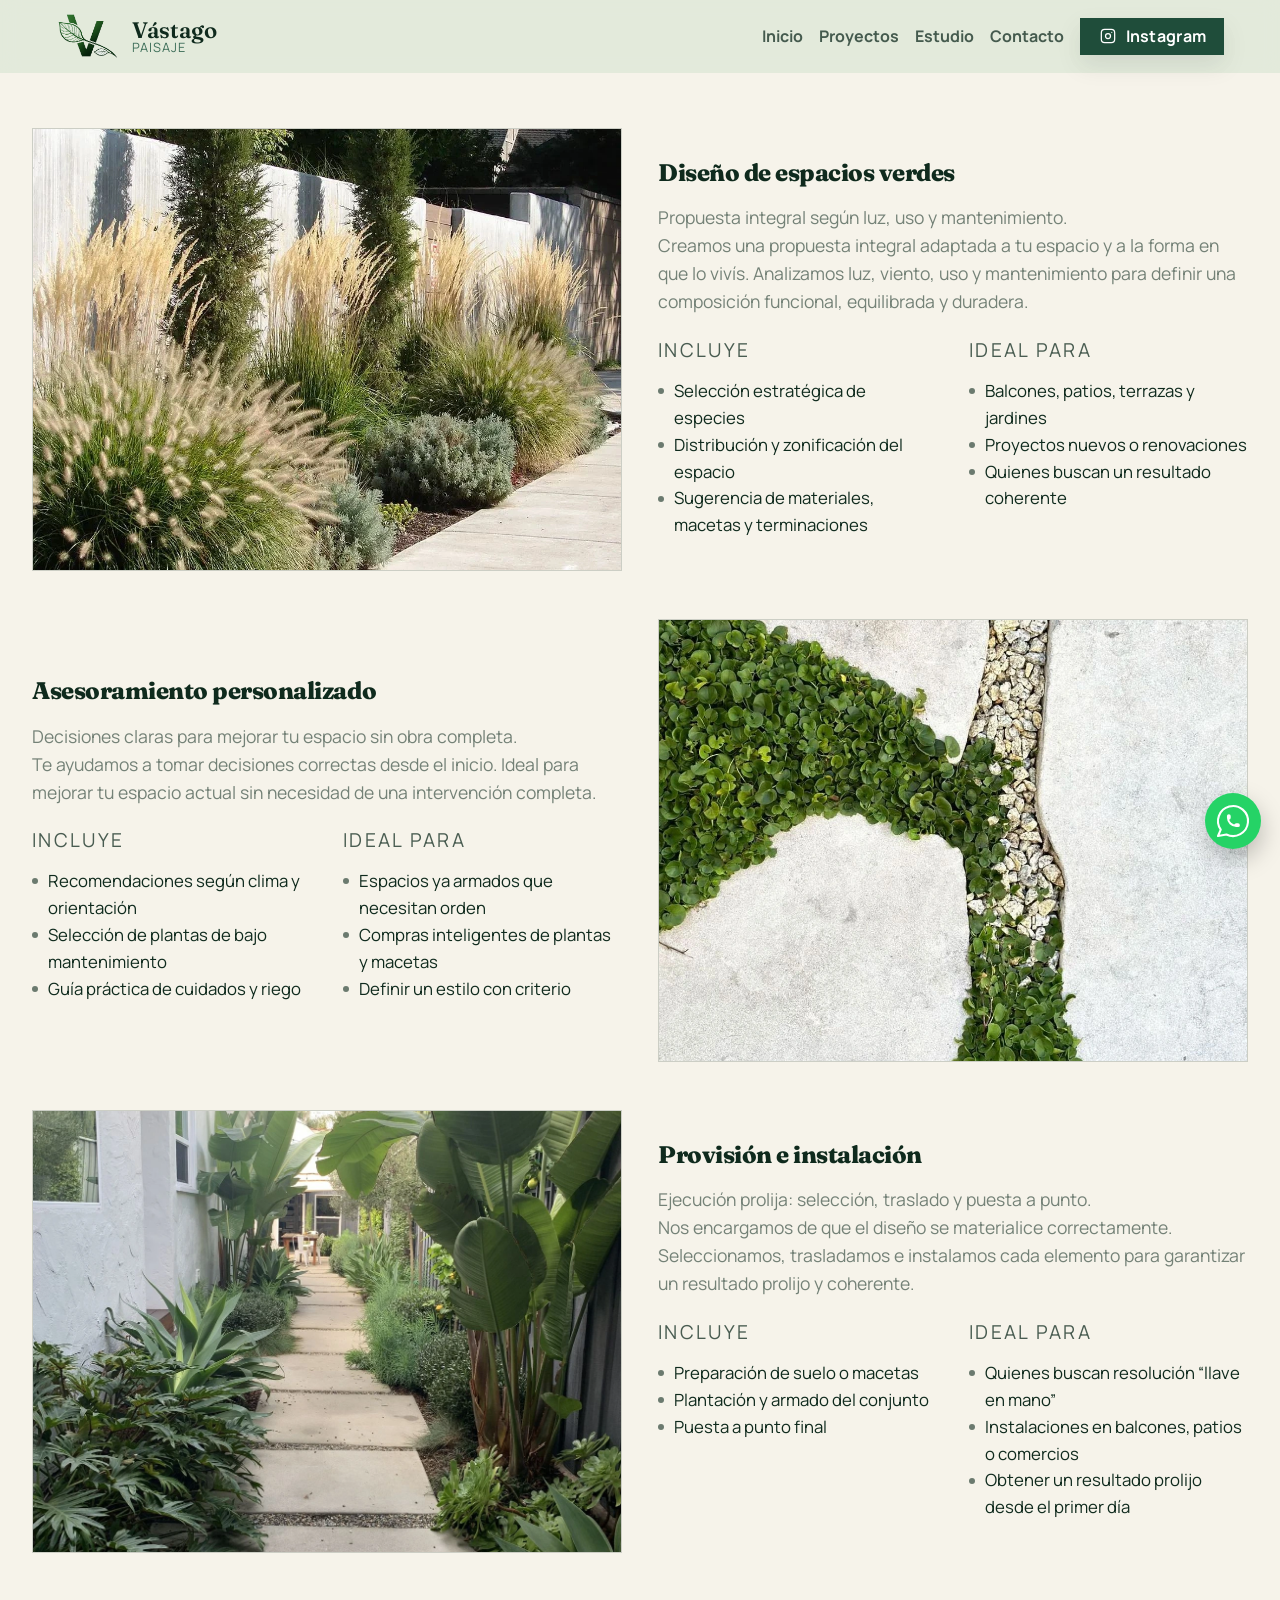
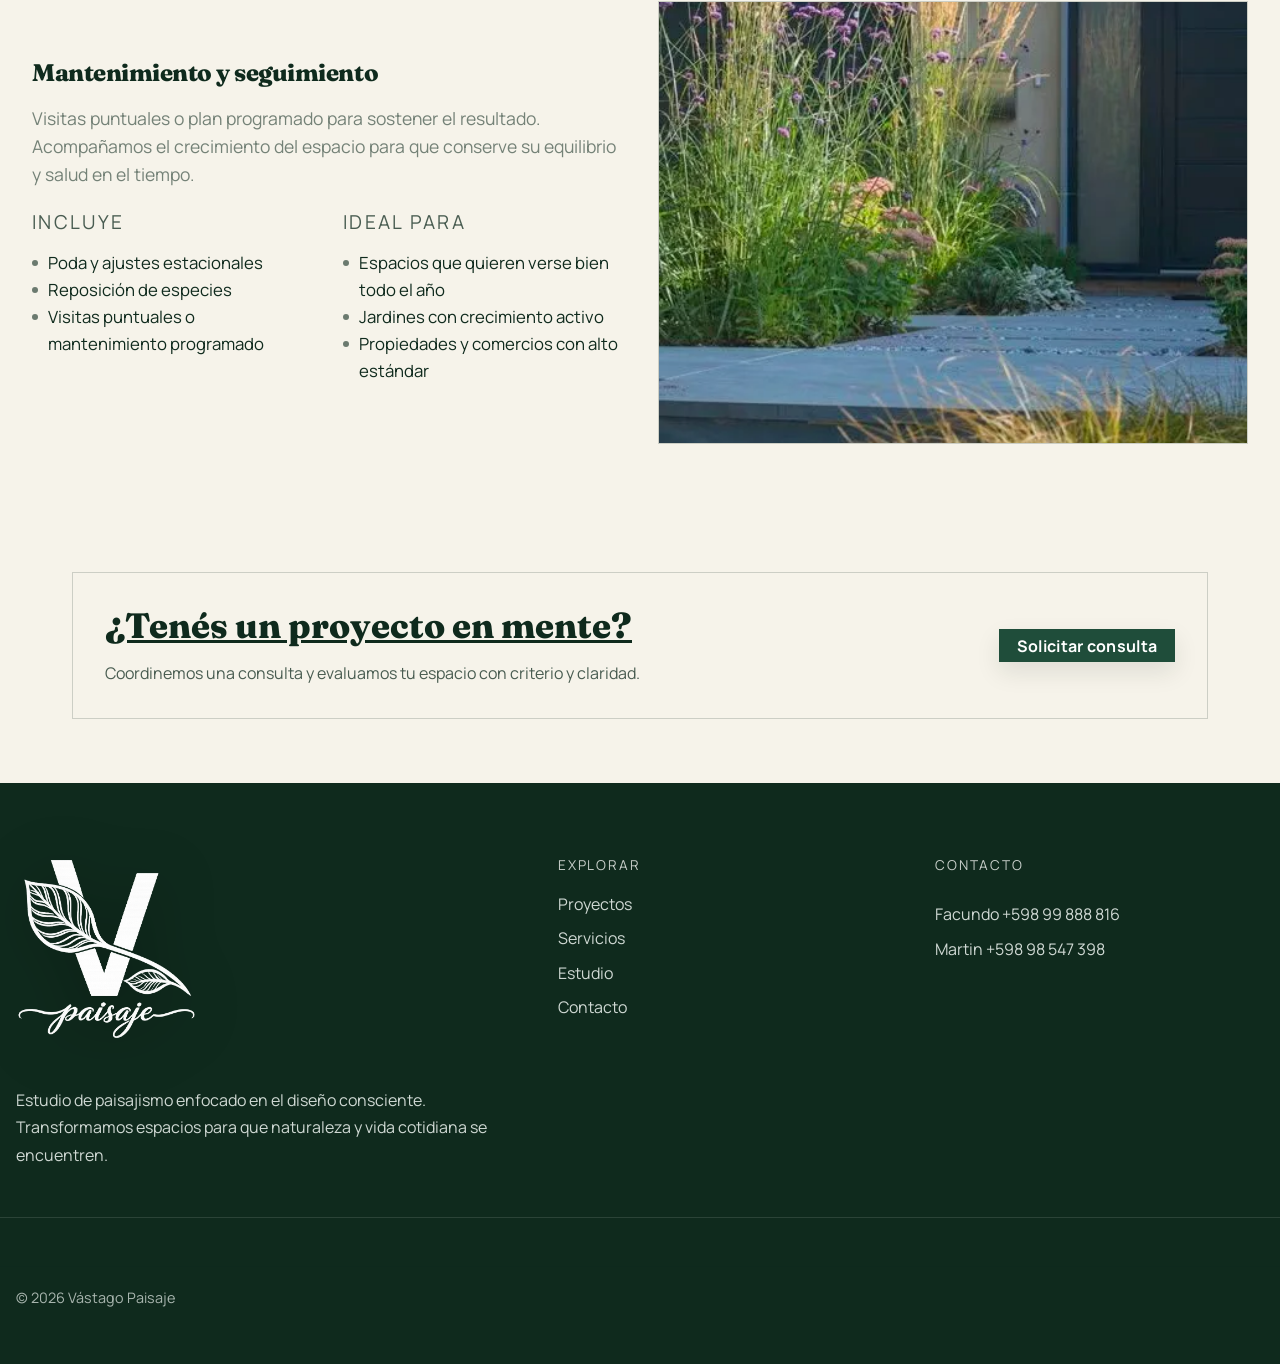
<file: servicios.html>
<!doctype html>
<html lang="en">
  <head>
    <meta charset="UTF-8" />
    <meta name="viewport" content="width=device-width, initial-scale=1.0" />
    <title>Document</title>
    <link rel="preconnect" href="https://fonts.googleapis.com">
<link rel="preconnect" href="https://fonts.gstatic.com" crossorigin>
<link href="https://fonts.googleapis.com/css2?family=Fraunces:opsz,wght@9..144,300;9..144,400;9..144,500;9..144,600&display=swap" rel="stylesheet">
  <!-- Manrope (texto/UI) -->
<link href="https://fonts.googleapis.com/css2?family=Manrope:wght@400;500;600&display=swap" rel="stylesheet">

    <link rel="stylesheet" href="css/main.css" />
    <link rel="stylesheet" href="css/pageservicios.css" />
  </head>
  <body id="top">
      <!-- Header -->
<header class="site-header" id="top">
  <div class="container flex flex-between flex-wrap header-inner">
    <!-- Brand -->
    <a class="brand brand-logo-only" href="#top" aria-label="Vástago Paisaje – Ir al inicio">
      <img
        class="brand-logo"
        src="assets/logoo.png"
        alt="Vástago Paisaje"
        width="44"
        height="44"
        loading="eager"
      />
      
        <span class="brand-text">
    <span class="brand-name">Vástago</span>
    <span class="brand-sub">Paisaje</span>
  </span>
    </a>

    <!-- Nav desktop -->
    <nav class="nav nav-desktop" aria-label="Navegación principal">
        <a class="nav-link" href="index.html">Inicio</a>
      <a class="nav-link" href="espacios.html">Proyectos</a>
      <a class="nav-link" href="index.html">Estudio</a>
      <a class="nav-link" href="index.html">Contacto</a>

      <!-- CTA principal -->
      

      <!-- Link secundario -->
      <a
        class="btn btn-primary"
        href="https://www.instagram.com/tu_instagram/"
        target="_blank"
        rel="noopener"
        aria-label="Instagram de Vástago Paisaje"
        title="Instagram"
      >
        <svg
          class="btn-icon"
          xmlns="http://www.w3.org/2000/svg"
          viewBox="0 0 24 24"
          fill="none"
          stroke="currentColor"
          stroke-width="1.25"
          stroke-linecap="round"
          stroke-linejoin="round"
          aria-hidden="true"
        >
          <path stroke="none" d="M0 0h24v24H0z" fill="none" />
          <path
            d="M4 8a4 4 0 0 1 4 -4h8a4 4 0 0 1 4 4v8a4 4 0 0 1 -4 4h-8a4 4 0 0 1 -4 -4l0 -8"
          />
          <path d="M9 12a3 3 0 1 0 6 0a3 3 0 0 0 -6 0" />
          <path d="M16.5 7.5v.01" />
        </svg>
        Instagram
      </a>
    </nav>

    <!-- Botón hamburguesa (mobile) -->
    <button
      class="nav-toggle"
      type="button"
      aria-label="Abrir menú"
      aria-expanded="false"
      aria-controls="mobile-menu"
    >
      <span class="nav-toggle-lines" aria-hidden="true"></span>
    </button>
  </div>

  <!-- Overlay (mobile) -->
  <div class="menu-overlay" data-menu-close hidden></div>

  <!-- Menú mobile -->
  <div class="mobile-menu" id="mobile-menu" hidden>
    <nav class="nav nav-mobile" aria-label="Menú móvil">
        <a class="nav-link" href="index.html">Inicio</a>
      <a class="nav-link" href="espacios.html" data-menu-close>Proyectos</a>
      
      <a class="nav-link" href="index.html" data-menu-close>Estudio</a>
      <a class="nav-link" href="index.html" data-menu-close>Contacto</a>

      

      <a
        class="btn btn-primary"
        href="https://www.instagram.com/tu_instagram/"
        target="_blank"
        rel="noopener"
        data-menu-close
      >
        <svg
          class="btn-icon"
          xmlns="http://www.w3.org/2000/svg"
          viewBox="0 0 24 24"
          fill="none"
          stroke="currentColor"
          stroke-width="1.25"
          stroke-linecap="round"
          stroke-linejoin="round"
          aria-hidden="true"
        >
          <path stroke="none" d="M0 0h24v24H0z" fill="none" />
          <path
            d="M4 8a4 4 0 0 1 4 -4h8a4 4 0 0 1 4 4v8a4 4 0 0 1 -4 4h-8a4 4 0 0 1 -4 -4l0 -8"
          />
          <path d="M9 12a3 3 0 1 0 6 0a3 3 0 0 0 -6 0" />
          <path d="M16.5 7.5v.01" />
        </svg>
        Instagram
      </a>
    </nav>
  </div>
</header>

    <!-- SERVICIOS (PAGE) — con ritmo visual (hero image + alternado) -->
    <main class="services-page">
     

     

      <!-- SERVICES (alternado) -->
      <section class="section sp-services" aria-labelledby="sp-services-title">
        <div class="container container-wide stack-lg">
          

          
            <!-- 1 -->
            <article
              class="sp-service sp-service--alt"
              id="diseno"
              aria-labelledby="s1-title"
            >
              <div class="sp-service-media">
                <img
                  src="assets/foto9.webp"
                  alt="Diseño de espacios verdes: composición vegetal y zonificación"
                  loading="lazy"
                />
              </div>

              <div class="sp-service-content">
                <header class="service-head">
                  <h2 class="services-title">Diseño de espacios verdes</h2>
                  
                </header>

                <div class="sp-service-body">
                  <p class="services-lead">
                        Propuesta integral según luz, uso y mantenimiento.
                <br>
                    Creamos una propuesta integral adaptada a tu espacio y a la
                    forma en que lo vivís. Analizamos luz, viento, uso y
                    mantenimiento para definir una composición funcional,
                    equilibrada y duradera.
                  </p>

                  <div class="sp-cols">
                    <div class="sp-col">
                      <p class="sp-label">Incluye</p>
                      <ul class="sp-list">
                        <li>Selección estratégica de especies</li>
                        <li>Distribución y zonificación del espacio</li>
                        <li>
                          Sugerencia de materiales, macetas y terminaciones
                        </li>
                      </ul>
                    </div>

                    <div class="sp-col">
                      <p class="sp-label">Ideal para</p>
                      <ul class="sp-list">
                        <li>Balcones, patios, terrazas y jardines</li>
                        <li>Proyectos nuevos o renovaciones</li>
                        <li>Quienes buscan un resultado coherente</li>
                      </ul>
                    </div>
                  </div>
                </div>
              </div>
            </article>

            <!-- 2 -->
            <article
              class="sp-service sp-service--alt sp-service--flip"
              id="asesoramiento"
              aria-labelledby="s2-title"
            >
              <div class="sp-service-media">
                <img
                  src="assets/foto10.webp"
                  alt="Asesoramiento personalizado: selección de especies y macetas"
                  loading="lazy"
                />
              </div>

              <div class="sp-service-content">
                <header class="sp-service-head">
                  <h2 class="services-title">
                    Asesoramiento personalizado
                  </h2>
                 
                </header>

                <div class="sp-service-body">
                  <p class="services-lead">
                    Decisiones claras para mejorar tu espacio sin obra completa.
                  <br>
                    Te ayudamos a tomar decisiones correctas desde el inicio.
                    Ideal para mejorar tu espacio actual sin necesidad de una
                    intervención completa.
                  </p>

                  <div class="sp-cols">
                    <div class="sp-col">
                      <p class="sp-label">Incluye</p>
                      <ul class="sp-list">
                        <li>Recomendaciones según clima y orientación</li>
                        <li>Selección de plantas de bajo mantenimiento</li>
                        <li>Guía práctica de cuidados y riego</li>
                      </ul>
                    </div>

                    <div class="sp-col">
                      <p class="sp-label">Ideal para</p>
                      <ul class="sp-list">
                        <li>Espacios ya armados que necesitan orden</li>
                        <li>Compras inteligentes de plantas y macetas</li>
                        <li>Definir un estilo con criterio</li>
                      </ul>
                    </div>
                  </div>
                </div>
              </div>
            </article>

            
            <!-- 3 -->
            <article
              class="sp-service sp-service--alt"
              id="instalacion"
              aria-labelledby="s3-title"
            >
              <div class="sp-service-media">
                <img
                  src="assets/foto12.webp"
                  alt="Provisión e instalación: plantación y armado final"
                  loading="lazy"
                />
              </div>

              <div class="sp-service-content">
                <header class="sp-service-head">
                  <h2 class="services-title">Provisión e instalación</h2>
                  
                </header>

                <div class="sp-service-body">
                  <p class="services-lead">
                    Ejecución prolija: selección, traslado y puesta a punto. <br>
                    Nos encargamos de que el diseño se materialice
                    correctamente. Seleccionamos, trasladamos e instalamos cada
                    elemento para garantizar un resultado prolijo y coherente.
                  </p>

                  <div class="sp-cols">
                    <div class="sp-col">
                      <p class="sp-label">Incluye</p>
                      <ul class="sp-list">
                        <li>Preparación de suelo o macetas</li>
                        <li>Plantación y armado del conjunto</li>
                        <li>Puesta a punto final</li>
                      </ul>
                    </div>

                    <div class="sp-col">
                      <p class="sp-label">Ideal para</p>
                      <ul class="sp-list">
                        <li>Quienes buscan resolución “llave en mano”</li>
                        <li>Instalaciones en balcones, patios o comercios</li>
                        <li>
                          Obtener un resultado prolijo desde el primer día
                        </li>
                      </ul>
                    </div>
                  </div>
                </div>
              </div>
            </article>

            <!-- 4 -->
            <article
              class="sp-service sp-service--alt sp-service--flip"
              id="mantenimiento"
              aria-labelledby="s4-title"
            >
              <div class="sp-service-media">
                <img
                  src="assets/foto1.webp"
                  alt="Mantenimiento y seguimiento: poda y ajustes estacionales"
                  loading="lazy"
                />
              </div>

              <div class="sp-service-content">
                <header class="sp-service-head">
                  <h2 class="services-title">
                    Mantenimiento y seguimiento
                  </h2>
                  
                </header>

                <div class="sp-service-body">
                  <p class="services-lead">
                    Visitas puntuales o plan programado para sostener el
                    resultado. <br>
                    Acompañamos el crecimiento del espacio para que conserve su
                    equilibrio y salud en el tiempo.
                  </p>

                  <div class="sp-cols">
                    <div class="sp-col">
                      <p class="sp-label">Incluye</p>
                      <ul class="sp-list">
                        <li>Poda y ajustes estacionales</li>
                        <li>Reposición de especies</li>
                        <li>Visitas puntuales o mantenimiento programado</li>
                      </ul>
                    </div>

                    <div class="sp-col">
                      <p class="sp-label">Ideal para</p>
                      <ul class="sp-list">
                        <li>Espacios que quieren verse bien todo el año</li>
                        <li>Jardines con crecimiento activo</li>
                        <li>Propiedades y comercios con alto estándar</li>
                      </ul>
                    </div>
                  </div>
                </div>
              </div>
            </article>
          </div>
        </div>
      </section>

      <!-- CTA / CONSULTA -->
      <section
        id="consulta"
        class="section sp-cta"
        aria-labelledby="sp-cta-title"
      >
        <div class="container">
          <div class="sp-cta-box">
            <div>
              <h2 id="sp-cta-title" class="sp-h2">
                ¿Tenés un proyecto en mente?
              </h2>
              <p class="sp-muted">
                Coordinemos una consulta y evaluamos tu espacio con criterio y
                claridad.
              </p>
            </div>
            <a class="btn btn-primary" href="#contacto">Solicitar consulta</a>
          </div>
        </div>
      </section>
    </main>
    <!-- FOOTER -->
<footer class="footer">
  <div class="container container-wide footer-grid">

    <!-- Marca -->
    <div class="footer-col footer-brand">

      <!-- LOGO -->
      <a href="index.html" class="footer-logo">
        <img src="assets/logoblanco.png" alt="Vástago Paisaje" />
      </a>

      <p class="footer-text">
        Estudio de paisajismo enfocado en el diseño consciente.
        Transformamos espacios para que naturaleza y vida cotidiana se
        encuentren.
      </p>
    </div>

    <!-- Navegación -->
    <div class="footer-col">
      <p class="footer-kicker">Explorar</p>
      <ul class="footer-links">
        <li><a href="proyectos.html">Proyectos</a></li>
        <li><a href="servicios.html">Servicios</a></li>
        <li><a href="index.html">Estudio</a></li>
        <li><a href="index.html">Contacto</a></li>
      </ul>
    </div>

    <!-- Contacto -->
    <div class="footer-col">
      <p class="footer-kicker">Contacto</p>
      <ul class="footer-links">
        <li>
          <a href="mailto:hola@vastagopaisaje.com">
            
          </a>
        </li>

        <!-- Divider sutil -->
      

        <li>
          <a href="tel:+59899888816">
            Facundo +598 99 888 816
          </a>
         
        </li>
        <li>
           <a href="tel:+59898547398">
            Martin +598 98 547 398
          </a>
        </li>
    </div>

  </div>

  <!-- Divider grande -->
  <div class="footer-separator"></div>

  <div class="container container-wide footer-bottom">
    <p class="footer-copy">
      © <span id="year"></span> Vástago Paisaje
    </p>
  </div>
</footer>
<a
     href="https://wa.me/59899888816?text=Hola%20V%C3%A1stago%20Paisaje!%20Quiero%20coordinar%20una%20consulta%20para%20mi%20espacio%20verde." class="whatsapp-sticky"
      target="_blank"
      rel="noopener"
      aria-label="Contactar por WhatsApp"
    >
      <svg
        class="btn-icon"
        xmlns="http://www.w3.org/2000/svg"
        viewBox="0 0 24 24"
        fill="none"
        stroke="currentColor"
        stroke-width="1.25"
        stroke-linecap="round"
        stroke-linejoin="round"
        aria-hidden="true"
      >
        <path stroke="none" d="M0 0h24v24H0z" fill="none" />
        <path d="M3 21l1.65 -3.8a9 9 0 1 1 3.4 2.9l-5.05 .9" />
        <path
          d="M9 10a.5 .5 0 0 0 1 0v-1a.5 .5 0 0 0 -1 0v1a5 5 0 0 0 5 5h1a.5 .5 0 0 0 0 -1h-1a.5 .5 0 0 0 0 1"
        />
      </svg>
    </a>
    
<script>
  document.getElementById("year").textContent = new Date().getFullYear();
</script>
<script src="js/app.js"></script>

  </body>
</html>
</file>
<file: css/main.css>
/* =========================
   1. BASE (reset + variables)
========================= */
@import "base.css";

/* =========================
   2. LAYOUT (estructura)
========================= */
@import "layout.css";

/* =========================
   3. COMPONENTS (navbar, botones, cards)
========================= */
@import "components.css";
@import "navbar.css";

/* =========================
   4. PAGES / SECTIONS (hero, landing)
========================= */
@import "hero.css";
@import "proyectos.css";
@import "servicios.css";
@import "studio.css";
@import "contacto.css";

/* =========================
   5. OVERRIDES / FIXES (siempre al final)
========================= */
@import "overrides.css";
</file>
<file: css/pageespacios.css>
/* =========================
   ESPACIOS — estilos page
   (pensado para heredar tu librería: container, btn, services-head)
========================= */
main {
  padding-top: 4rem;
}
/* Hero usa tu sistema actual. Solo ajustamos la imagen */
.sp-hero .sp-hero-media {
  background-image: url("../assets/hero.png"); /* cambiá por una imagen editorial de espacios */
}

/* Índice tipo “pills” */
.sp-index {
  padding-top: 1.25rem;
  padding-bottom: 1.25rem;
}

.sp-pills {
  display: flex;
  flex-wrap: wrap;
  gap: 0.6rem;
}

.sp-pill {
  display: inline-flex;
  align-items: center;
  padding: 0.6rem 0.95rem;
  border: 1px solid var(--color-border);
  background: rgba(255, 255, 255, 0.35);
  backdrop-filter: blur(6px);
  text-decoration: none;
  font-weight: 600;
  letter-spacing: 0.01em;
}

@media (hover: hover) and (pointer: fine) {
  .sp-pill:hover {
    background: rgba(255, 255, 255, 0.55);
  }
}

/* Bloques */
.sp-block {
  padding: clamp(3rem, 6vw, 5rem) 0;
}

.sp-block-grid {
  display: grid;
  gap: clamp(1.4rem, 4vw, 2.25rem);
  align-items: center;
}

/* Imagen */
.sp-media {
  margin: 0;
  overflow: hidden;
  border: 1px solid var(--color-border);
  box-shadow: var(--shadow-sm);
  background: rgba(255, 255, 255, 0.35);
}

.sp-media img {
  width: 100%;
  height: auto;
  display: block;
  aspect-ratio: 2 / 3;
  object-fit: cover;
}

/* Texto */
.sp-body .services-lead {
  max-width: 56ch;
}

/* Lista */
.sp-list {
  margin: 0.75rem 0 0;
  padding: 0;
  list-style: none;
  display: grid;
  gap: 0.6rem;
  color: var(--color-text-muted);
}

.sp-list li {
  position: relative;
  padding-left: 1.05rem;
}

.sp-list li::before {
  content: "•";
  position: absolute;
  left: 0;
  top: 0;
  color: var(--pg-green-soft);
  opacity: 0.9;
}

/* Acciones */
.sp-actions {
  display: flex;
  flex-wrap: wrap;
  gap: 0.75rem;
  margin-top: 1rem;
}

/* Alternar layout en desktop */
@media (min-width: 1024px) {
  .sp-block-grid {
    grid-template-columns: 1.05fr 0.95fr;
  }

  .sp-block--alt .sp-media {
    order: 2;
  }

  .sp-block--alt .sp-body {
    order: 1;
  }
}

/* CTA final */
.sp-cta-box {
  border: 1px solid var(--color-border);
  padding: clamp(1.25rem, 3vw, 2rem);
  background: rgba(255, 255, 255, 0.42);
  backdrop-filter: blur(8px);
  display: grid;
  gap: 1rem;
  align-items: center;
}

@media (min-width: 900px) {
  .sp-cta-box {
    grid-template-columns: 1fr auto;
  }
}

/* Mobile: imagen arriba, texto abajo (natural) */
@media (max-width: 900px) {
  .sp-pill {
    width: auto;
  }
}
</file>
<file: css/pageservicios.css>
/* =========================
   SERVICES PAGE (layout only)
   Compatible con tu librería
========================= */
main {
  padding-top: 4rem;
}
.services-page {
  --sp-border: var(--color-border, rgba(0, 0, 0, 0.12));
  --sp-muted: var(--color-text-muted, rgba(0, 0, 0, 0.72));
}

/* NO tocamos .container ni .section */

/* Typography helpers */

.sp-muted {
  margin: 0.75rem 0 0;
  color: var(--sp-muted);
  line-height: 1.65;
  max-width: 52rem;
}

.sp-kicker {
  margin: 0.5rem 0 0;
  color: var(--sp-muted);
  line-height: 1.6;
}

.sp-label {
  margin: 0 0 0.6rem;
  letter-spacing: 0.12em;
  text-transform: uppercase;
  font-size: 1.2rem;
}

.sp-text {
  margin: 0;
  color: var(--sp-muted);
  line-height: 1.7;
  max-width: 62rem;
}

.sp-list {
  margin: 0.85rem 0 0;
  font-size: 1.05rem;
  line-height: 1.6;
  max-width: 42rem;
}
.sp-list {
  list-style: none;
  padding-left: 0;
}

.sp-list li {
  position: relative;
  padding-left: 1rem;
}

.sp-list li::before {
  content: "";
  position: absolute;
  left: 0;
  top: 0.6em;
  width: 6px;
  height: 6px;
  border-radius: 50%;
  background: currentColor;
  opacity: 0.6;
}

/* HERO IMAGE */
.sp-hero-media {
  padding-top: 0;
}

.sp-hero-figure {
  margin: 0;
  overflow: hidden;
  border: 1px solid var(--sp-border);
}

.sp-hero-figure img {
  width: 100%;
  height: auto;
  display: block;
  aspect-ratio: 16 / 9;
  object-fit: cover;
}

/* SERVICES LIST (alternated layout) */
.sp-service-list {
  display: grid;
  gap: clamp(2rem, 4vw, 3rem);
}

.sp-service--alt {
  display: grid;
  gap: 1.25rem;
  align-items: center;
}

.sp-service-media {
  overflow: hidden;
  border: 1px solid var(--sp-border);
}

.sp-service-media img {
  width: 100%;
  height: auto;
  display: block;
  aspect-ratio: 4 / 3;
  object-fit: cover;
}

.sp-service-body {
  margin-top: 1.05rem;
}

.sp-cols {
  margin-top: 1.25rem;
  display: grid;
  gap: 1.25rem;
}

/* Mini gallery */
.sp-mini-gallery {
  display: grid;
  gap: 0.9rem;
  margin: 0.25rem 0;
}

.sp-mini {
  margin: 0;
  overflow: hidden;
  border: 1px solid var(--sp-border);
}

.sp-mini img {
  width: 100%;
  height: auto;
  display: block;
  aspect-ratio: 4 / 3;
  object-fit: cover;
}

/* Desktop layout */
@media (min-width: 1024px) {
  .sp-service--alt {
    grid-template-columns: 1fr 1fr;
    gap: 2.25rem;
  }

  .sp-service--flip .sp-service-media {
    order: 2;
  }

  .sp-service--flip .sp-service-content {
    order: 1;
  }

  .sp-cols {
    grid-template-columns: 1fr 1fr;
    gap: 2rem;
  }

  .sp-mini-gallery {
    grid-template-columns: repeat(3, 1fr);
    gap: 1rem;
  }
}

/* CTA box (sin botón personalizado) */
.sp-cta-box {
  border: 1px solid var(--sp-border);
  padding: clamp(1.35rem, 2.5vw, 2rem);
  display: grid;
  gap: 1rem;
  align-items: center;
}

@media (min-width: 900px) {
  .sp-cta-box {
    grid-template-columns: 1fr auto;
    gap: 1.25rem;
  }
}
</file>
